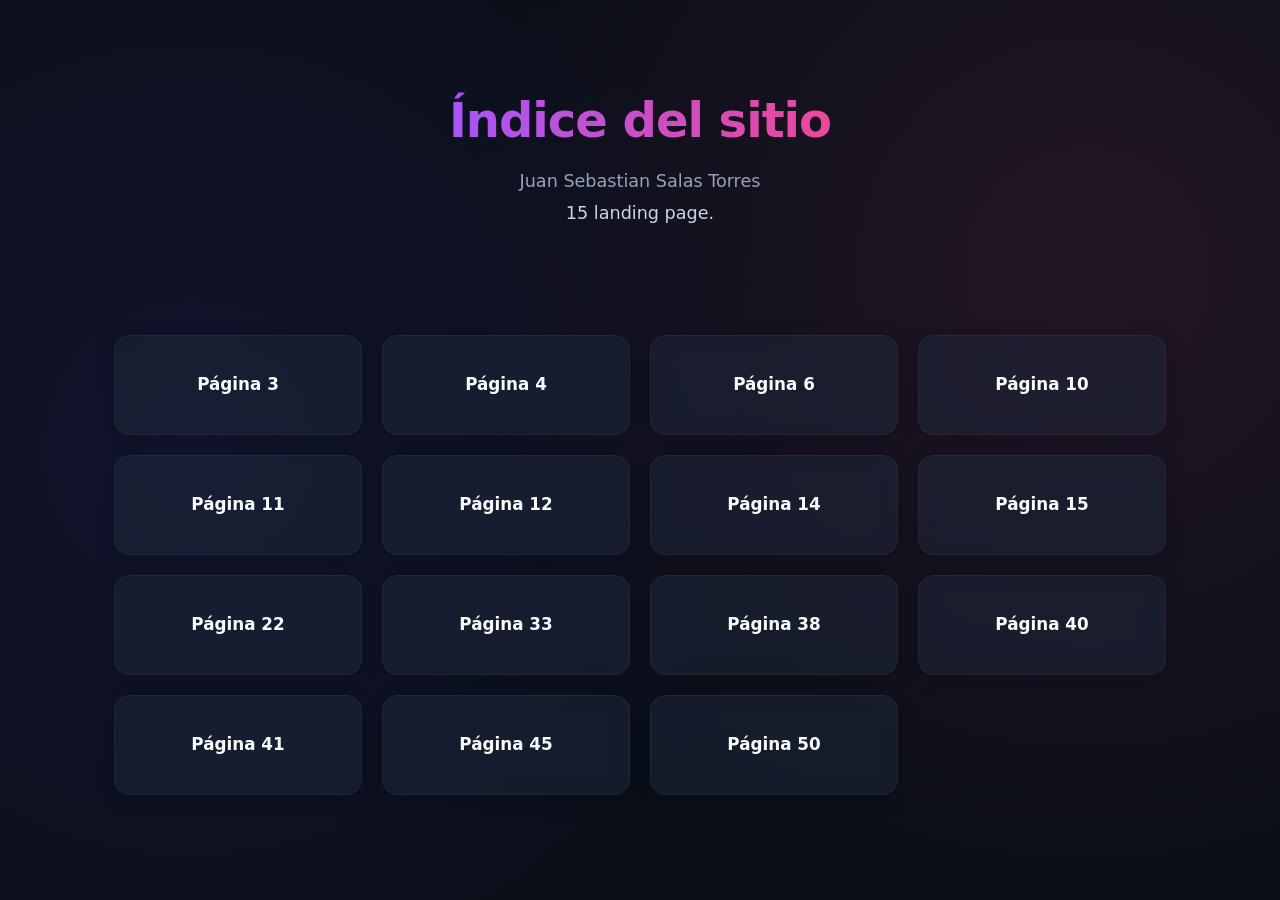
<file: landing-pages/index.html>
<!doctype html>
<html lang="es">
<head>
  <meta charset="utf-8" />
  <meta name="viewport" content="width=device-width,initial-scale=1" />
  <title>Índice — Sitio 15 lading page</title>
  <link rel="stylesheet" href="/landing-pages/style.css" />
</head>
<body>
  <header class="site-header">
    <div class="container">
      <h1>Índice del sitio</h1>
      <p class="subtitle">Juan Sebastian Salas Torres</p>
      <p class="subtitle"> 15 landing page.</p>
    </div>
  </header>

  <main class="container">
    <nav aria-label="Lista de páginas">
      <ul class="pages-grid">
        <li><a href="/landing-pages/html/landing-page3.html">Página 3</a></li>
        <li><a href="/landing-pages/html/landing-page4.html">Página 4</a></li>
        <li><a href="/landing-pages/html/landing-page6.html">Página 6</a></li>
        <li><a href="/landing-pages/html/landing-page10.html">Página 10</a></li>
        <li><a href="/landing-pages/html/landing-page11.html">Página 11</a></li>
        <li><a href="/landing-pages/html/landing-page12.html">Página 12</a></li>
        <li><a href="/landing-pages/html/landing-page14.html">Página 14</a></li>
        <li><a href="/landing-pages/html/landing-page15.html">Página 15</a></li>
        <li><a href="/landing-pages/html/landing-page22.html">Página 22</a></li>
        <li><a href="/landing-pages/html/landing-page33.html">Página 33</a></li>
        <li><a href="/landing-pages/html/landing-page38.html">Página 38</a></li>
        <li><a href="/landing-pages/html/landing-page40.html">Página 40</a></li>
        <li><a href="/landing-pages/html/landing-page41.html">Página 41</a></li>
        <li><a href="/landing-pages/html/landing-page45.html">Página 45</a></li>
        <li><a href="/landing-pages/html/landing-page50.html">Página 50</a></li>
    </ul>
    </nav>

  </main>
</body>
</html>
</file>
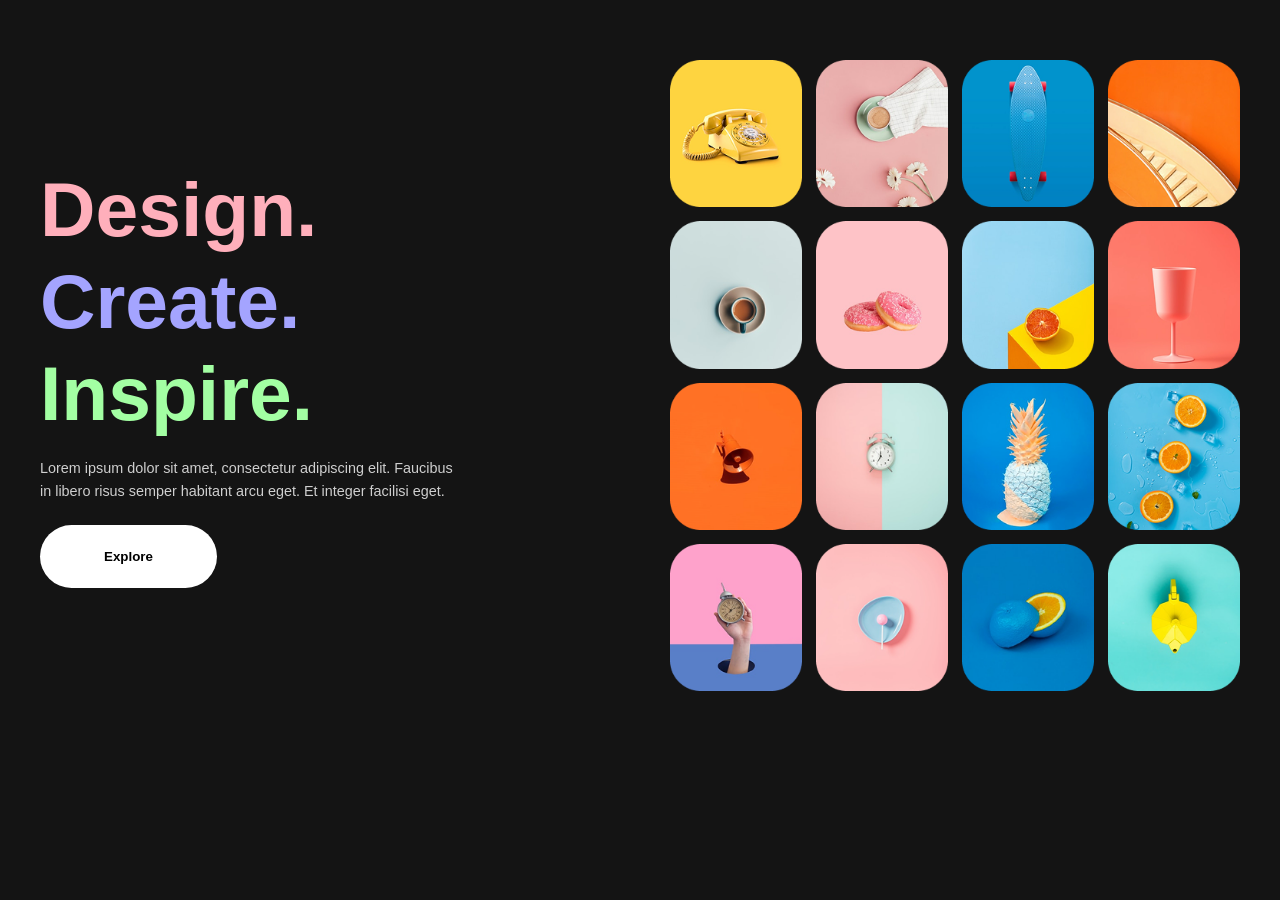
<file: landing-pages/html/landing-page10.html>
<!DOCTYPE html>
<html lang="es">
<head>
  <meta charset="UTF-8">
  <meta name="viewport" content="width=device-width, initial-scale=1.0">
  <title>Design Create Inspire</title>
  <link rel="stylesheet" href="/landing-pages/css/style10.css">
</head>
<body>
  <section class="section">
    <div class="general">
      
      <div class="texto">
        <h1>
          <span class="rosado">Design.</span><br>
          <span class="azul">Create.</span><br>
          <span class="verde">Inspire.</span>
        </h1>
        <p>
          Lorem ipsum dolor sit amet, consectetur adipiscing elit. 
          Faucibus in libero risus semper habitant arcu eget. 
          Et integer facilisi eget.
        </p>
        <button class="boton">Explore</button>
      </div>

      
      <div class="imagenes">
        <img src="/landing-pages/images/pagina10/1.png" alt="">
        <img src="/landing-pages/images/pagina10/2.png" alt="">
        <img src="/landing-pages/images/pagina10/3.png" alt="">
        <img src="/landing-pages/images/pagina10/4.png" alt="">
        <img src="/landing-pages/images/pagina10/5.png" alt="">
        <img src="/landing-pages/images/pagina10/6.png" alt="">
        <img src="/landing-pages/images/pagina10/7.png" alt="">
        <img src="/landing-pages/images/pagina10/8.png" alt="">
        <img src="/landing-pages/images/pagina10/9.png" alt="">
        <img src="/landing-pages/images/pagina10/10.png" alt="">
        <img src="/landing-pages/images/pagina10/11.png" alt="">
        <img src="/landing-pages/images/pagina10/12.png" alt="">
        <img src="/landing-pages/images/pagina10/13.png" alt="">
        <img src="/landing-pages/images/pagina10/14.png" alt="">
        <img src="/landing-pages/images/pagina10/15.png" alt="">
        <img src="/landing-pages/images/pagina10/16.png" alt="">
      </div>
    </div>
  </section>
</body>
</html>
</file>
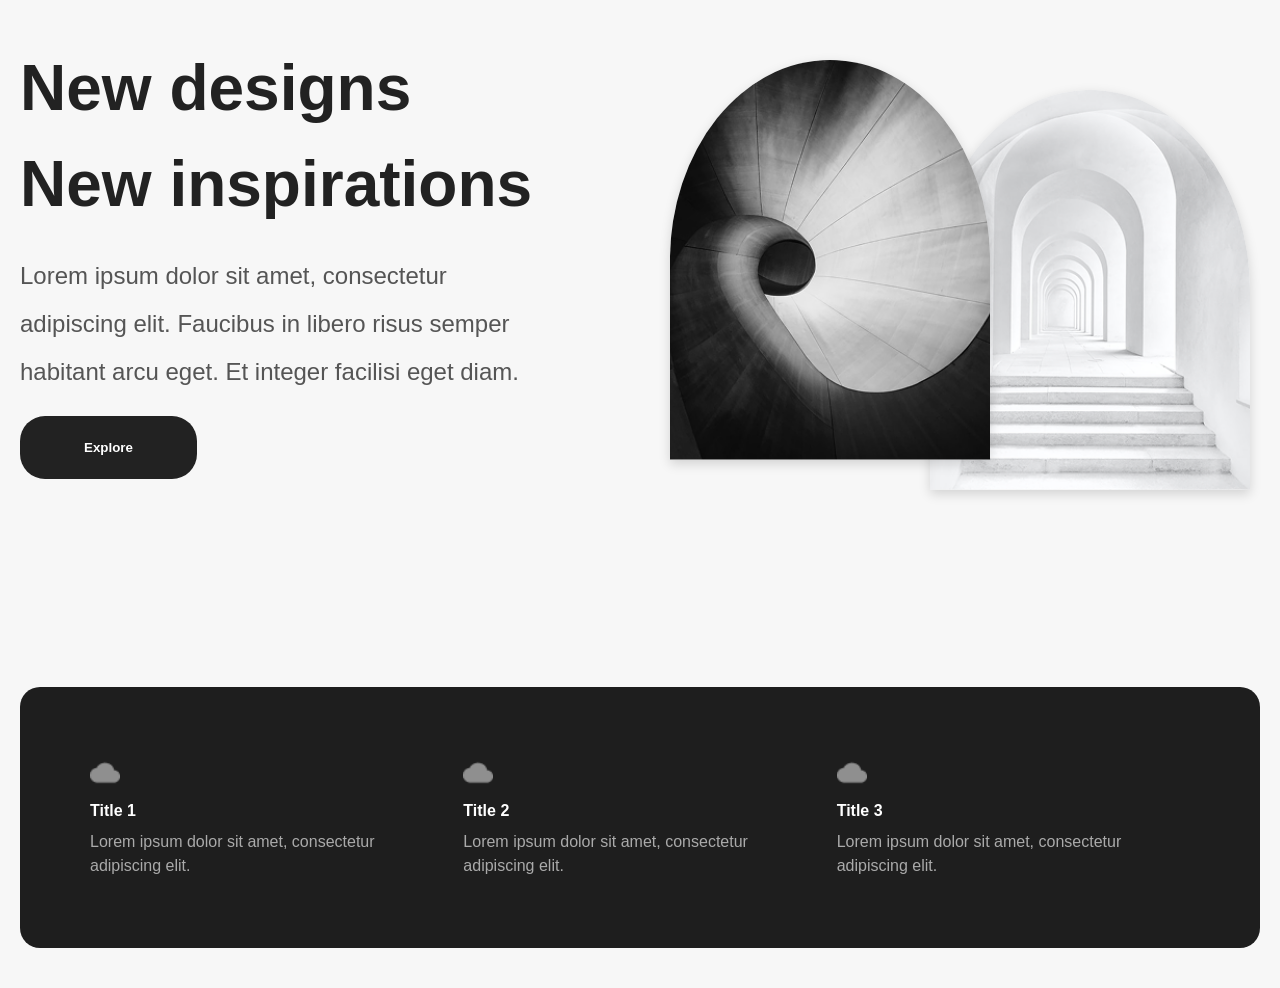
<file: landing-pages/html/landing-page11.html>
<!DOCTYPE html>
<html lang="en">
<head>
  <meta charset="UTF-8">
  <meta name="viewport" content="width=device-width, initial-scale=1.0">
  <title>New Designs</title>
  <link rel="stylesheet" href="/landing-pages/css/style11.css">
</head>
<body>
  <div class="contenedor">
   
    <section class="section">
      <div class="texto">
        <h1>New designs<br>New inspirations</h1>
        <p>Lorem ipsum dolor sit amet, consectetur <br> adipiscing elit. 
          Faucibus in libero risus semper <br> habitant arcu eget. 
          Et integer facilisi eget diam.</p>
        <button class="boton">Explore</button>
      </div>
      <div class="imagenes">
        <img src="/landing-pages/images/pagina11/2.png" alt="">
        <img src="/landing-pages/images/pagina11/1.png" alt="">
      </div>
    </section>

  
    <section class="caracteristicas">
      <div class="caracteristica">
        <img src="/landing-pages/images/pagina11/3.png" alt="">
        <h3>Title 1</h3>
        <p>Lorem ipsum dolor sit amet, consectetur adipiscing elit.</p>
      </div>
      <div class="caracteristica">
        <img src="/landing-pages/images/pagina11/3.png" alt="">
        <h3>Title 2</h3>
        <p>Lorem ipsum dolor sit amet, consectetur adipiscing elit.</p>
      </div>
      <div class="caracteristica">
        <img src="/landing-pages/images/pagina11/3.png" alt="">
        <h3>Title 3</h3>
        <p>Lorem ipsum dolor sit amet, consectetur adipiscing elit.</p>
      </div>
    </section>
  </div>
</body>
</html>
</file>
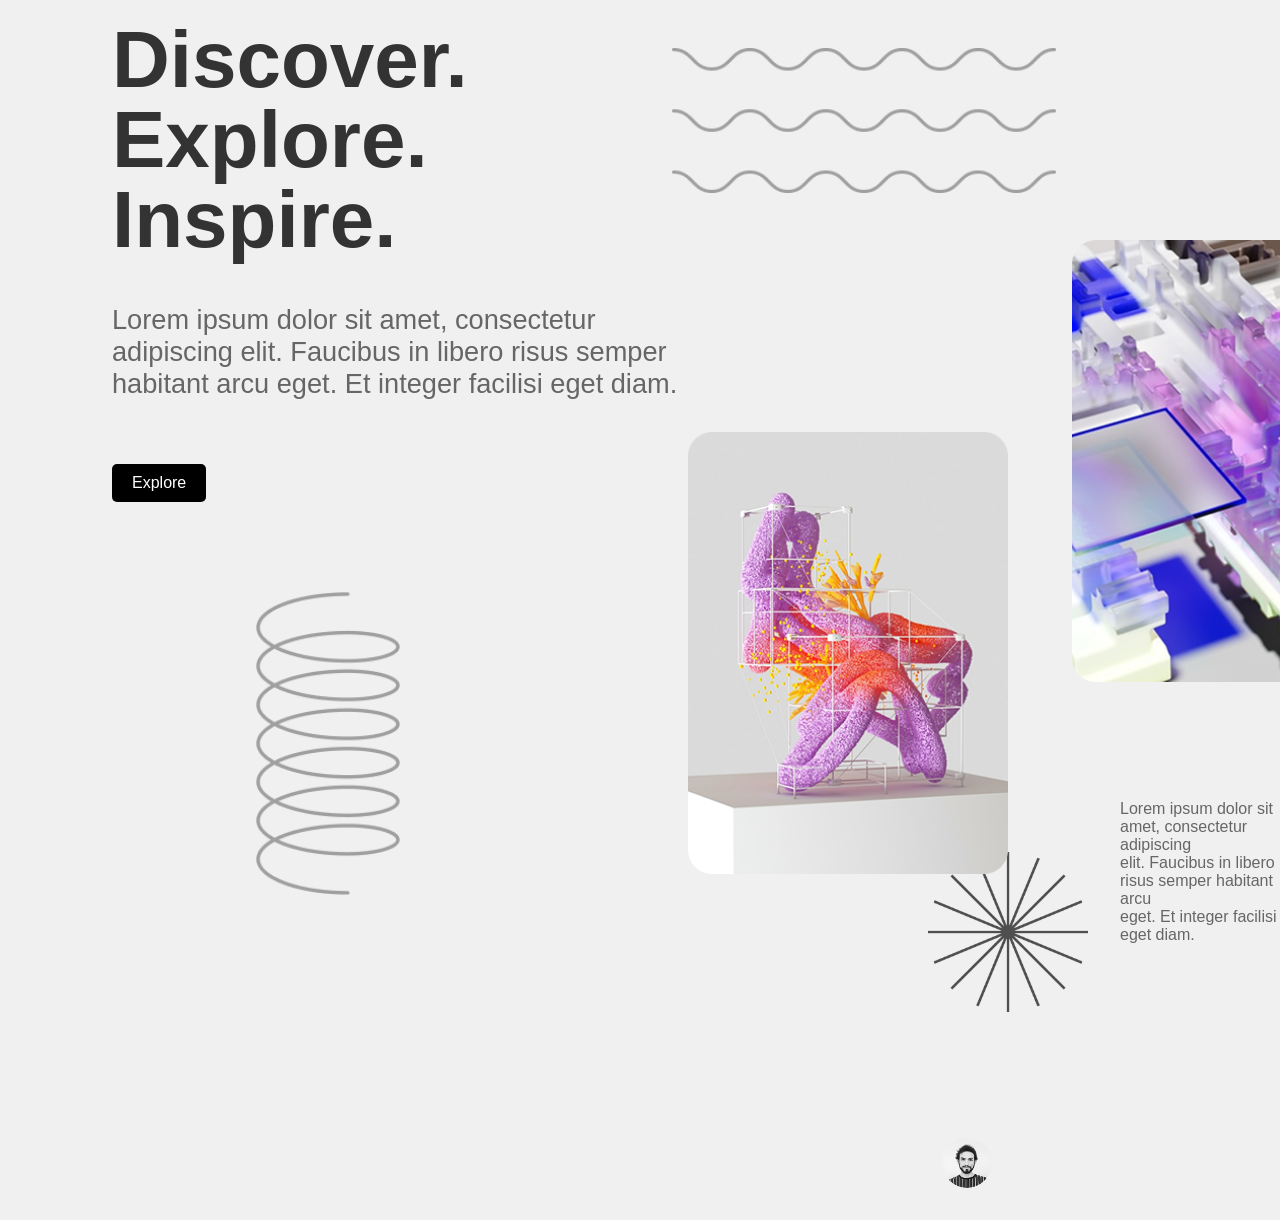
<file: landing-pages/html/landing-page12.html>
<!DOCTYPE html>
<html lang="es">

<head>
  <meta charset="UTF-8">
  <div></div>
  <meta name="viewport" content="width=device-width, initial-scale=1.0">
  <link rel="stylesheet" href="/landing-pages/css/style12.css">
  <title>Discover Explore Inspire</title>

</head>

<body>
  <div class="contenedor">
    <h1>Discover.<br>Explore.<br>Inspire.</h1>
    <p>Lorem ipsum dolor sit amet, consectetur <br> adipiscing elit. Faucibus in libero risus semper <br>habitant arcu
      eget. Et integer facilisi eget diam.</p>
    <button class="boton">Explore</button>
    <img src="/landing-pages/images/pagina12/lineas.png" class="decoracion lineas" alt="">
    <img src="/landing-pages/images/pagina12/spiral.png" class="decoracion spiral" alt="">
    <img src="/landing-pages/images/pagina12/estrella1.png" class="estrella" alt="">
    <img src="/landing-pages/images/pagina12/estrella1.png" class="estrella2" alt="">
    <img src="/landing-pages/images/pagina12/imagen1.png" class="imagen1" alt="">
    <img src="/landing-pages/images/pagina12/imagen2.png" class="imagen2" alt="">
    <img src="/landing-pages/images/pagina12/imagen3.png" class="imagen3" alt="">
    <img src="/landing-pages/images/pagina12/Ellipse.png" class="ellipse" alt="">
    <p class="texto">Lorem ipsum dolor sit amet, consectetur adipiscing <br>elit. Faucibus in libero risus semper
      habitant arcu <br> eget. Et integer facilisi eget diam.</p>
  </div>
</body>

</html>
</file>
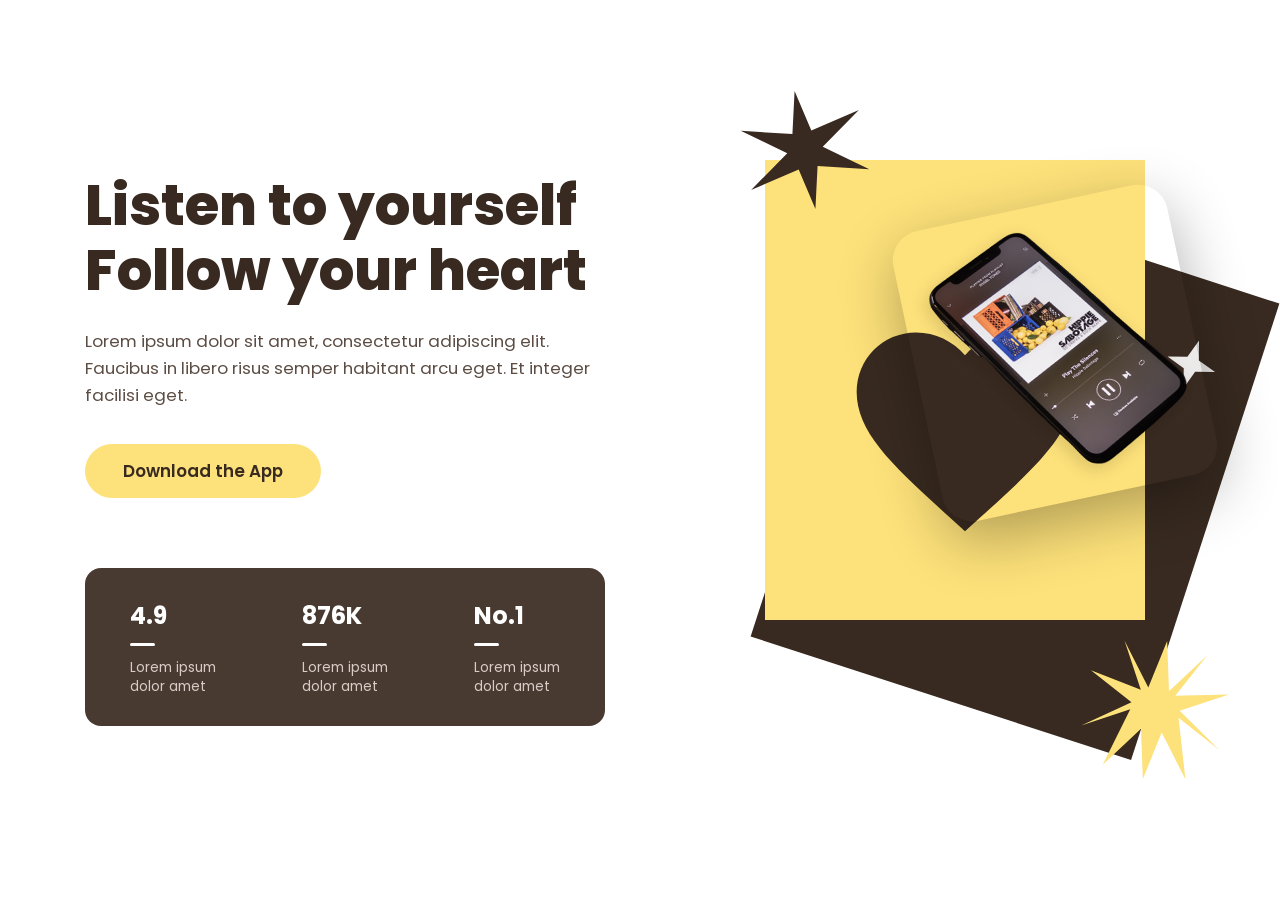
<file: landing-pages/html/landing-page14.html>
<!DOCTYPE html>
<html lang="es">

<head>
    <meta charset="UTF-8">
    <meta name="viewport" content="width=device-width, initial-scale=1.0">
    <title>Listen to yourself - Follow your heart</title>
    <link rel="stylesheet" href="/landing-pages/css/style14.css">
    <link href="https://fonts.googleapis.com/css2?family=Poppins:wght@400;600;700;800&display=swap" rel="stylesheet">
</head>

<body>

    <div class="section">

        <div class="left">
            <h1>Listen to yourself<br>Follow your heart</h1>
            <p class="desc">
                Lorem ipsum dolor sit amet, consectetur
                adipiscing elit. Faucibus in libero risus semper
                habitant arcu eget. Et integer facilisi eget.
            </p>
            <button class="boton">Download the App</button>

            <div class="card">
                <div class="item">
                    <h2>4.9</h2>
                    <div class="line"></div>
                    <p>Lorem ipsum<br>dolor amet</p>
                </div>
                <div class="item">
                    <h2>876K</h2>
                    <div class="line"></div>
                    <p>Lorem ipsum<br>dolor amet</p>
                </div>
                <div class="item">
                    <h2>No.1</h2>
                    <div class="line"></div>
                    <p>Lorem ipsum<br>dolor amet</p>
                </div>
            </div>
        </div>

        <div class="right-content">
            <!-- Dark rotated box -->
            <div class="dark-box">
                <!-- Diamond sparkles inside dark box -->
                <svg class="sparkle sparkle-1" viewBox="0 0 100 100" xmlns="http://www.w3.org/2000/svg">
                    <path d="M50 0 L62 38 L100 50 L62 62 L50 100 L38 62 L0 50 L38 38 Z" fill="#FFFFFF" />
                </svg>
                <svg class="sparkle sparkle-2" viewBox="0 0 100 100" xmlns="http://www.w3.org/2000/svg">
                    <path d="M50 0 L62 38 L100 50 L62 62 L50 100 L38 62 L0 50 L38 38 Z" fill="#FFFFFF" />
                </svg>
            </div>

            <!-- Yellow box -->
            <div class="yellow-box"></div>

            <!-- Heart icon SVG -->
            <svg class="heart-icon" viewBox="0 0 24 24" xmlns="http://www.w3.org/2000/svg">
                <path d="M12 21.35l-1.45-1.32C5.4 15.36 2 12.28 2 8.5 
                 2 5.42 4.42 3 7.5 3c1.74 0 3.41.81 4.5 2.09
                 C13.09 3.81 14.76 3 16.5 3 19.58 3 22 5.42 22 8.5
                 c0 3.78-3.4 6.86-8.55 11.54L12 21.35z" />
            </svg>

            <!-- Phone image -->
            <img src="/landing-pages/images/pagina14/unsplash_N_xjrdKZPkw.png" class="user-screen-image"
                alt="Phone screen">

            <!-- Star dark 6-pointed (top) -->
            <svg class="star star-xdark" viewBox="0 0 100 100" xmlns="http://www.w3.org/2000/svg">
                <polygon points="50,0 58,35 100,25 65,50 100,75 58,65 50,100 42,65 0,75 35,50 0,25 42,35"
                    fill="#382A20" />
            </svg>

            <!-- Star yellow spiky (bottom right) -->
            <svg class="star star-yb" viewBox="0 0 200 200" xmlns="http://www.w3.org/2000/svg">
                <polygon
                    points="100,0 115,70 160,10 125,75 200,60 135,95 200,140 135,105 160,190 115,130 100,200 85,130 40,190 65,105 0,140 65,95 0,60 75,75 40,10 85,70"
                    fill="#FDE17A" />
            </svg>
        </div>

    </div>

</body>

</html>
</file>
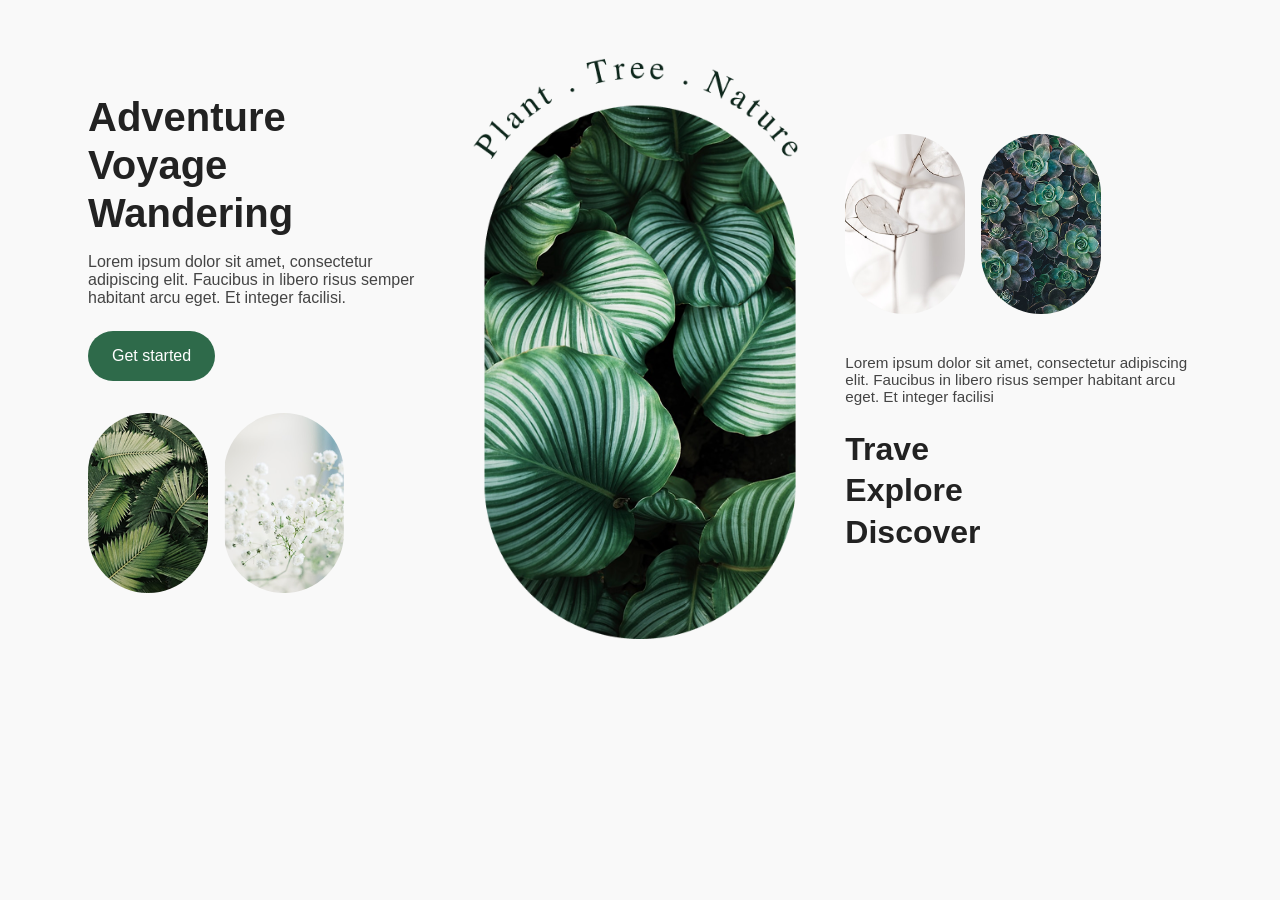
<file: landing-pages/html/landing-page15.html>
<!DOCTYPE html>
<html lang="en">
<head>
  <meta charset="UTF-8">
  <meta name="viewport" content="width=device-width, initial-scale=1.0">
  <title>Adventure Layout</title>
  <link rel="stylesheet" href="/landing-pages/css/style15.css">
</head>
<body>
  <section class="section">
    
    <div class="text">
      <h1>
        Adventure <br>
        Voyage <br>
        Wandering
      </h1>
      <p>
        Lorem ipsum dolor sit amet, consectetur adipiscing elit. 
        Faucibus in libero risus semper habitant arcu eget. 
        Et integer facilisi.
      </p>
      <button class="boton">Get started</button>

      <div class="images">
        <img src="/landing-pages/images/pagina15/matasverdes.png" alt="">
        <img src="/landing-pages/images/pagina15/floresblancas.png" alt="">
      </div>
    </div>

   
    <div class="center">
      <img src="/landing-pages/images/pagina15/centro.png" alt="" class="centro">
    </div>

    
    <div class="right">
        <div class="images">
            <img src="/landing-pages/images/pagina15/blanca.png" alt="" class="flower">
            <img src="/landing-pages/images/pagina15/verde.png" alt="" class="flower">
        </div>
      <p>
        Lorem ipsum dolor sit amet, consectetur adipiscing elit. 
        Faucibus in libero risus semper habitant arcu eget. 
        Et integer facilisi
      </p>

      <h2>
        Trave <br>
        Explore <br>
        Discover
      </h2>
    </div>
  </section>
</body>
</html>
</file>
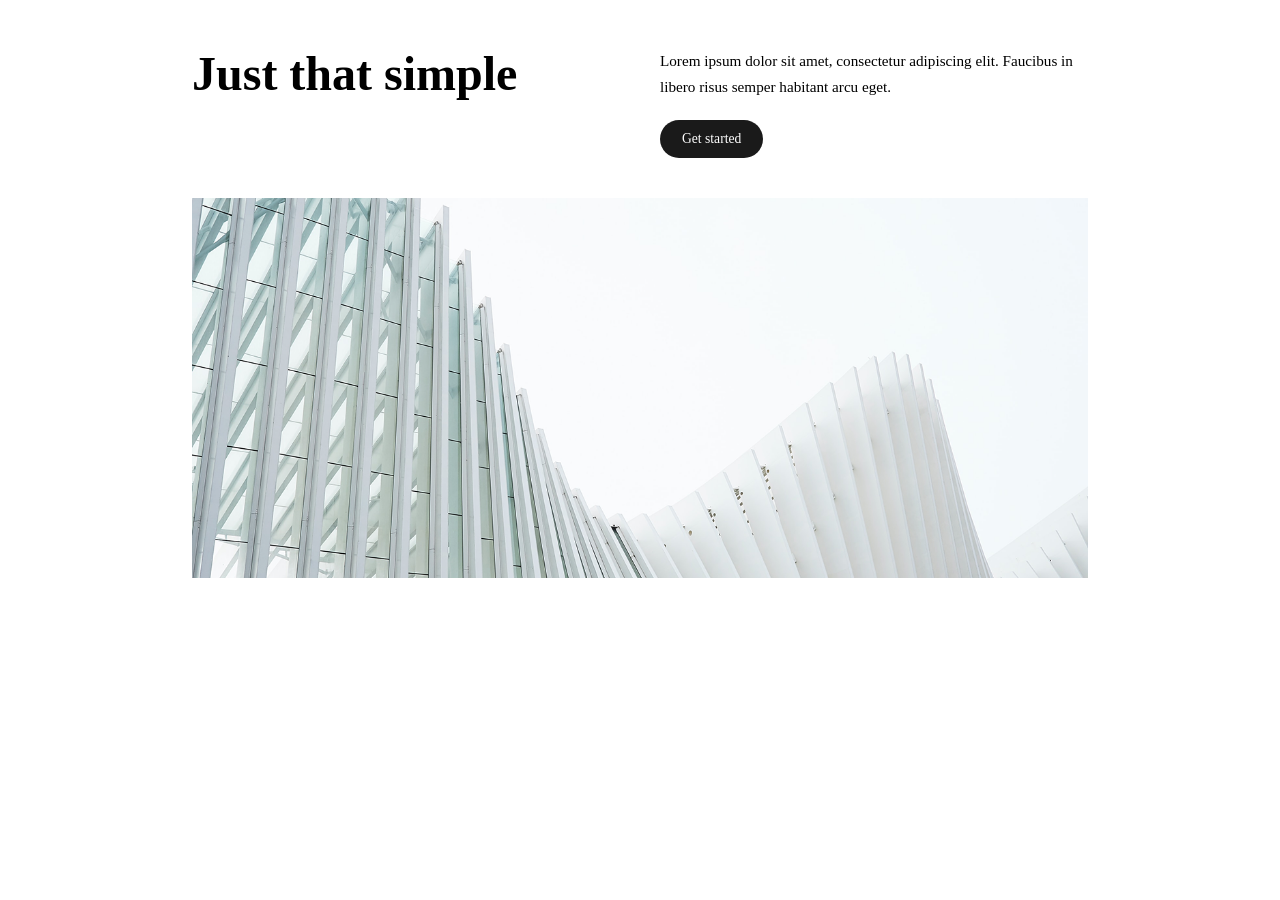
<file: landing-pages/html/landing-page3.html>
<!DOCTYPE html>
<html lang="en">
<head>
    <meta charset="UTF-8">
    <meta name="viewport" content="width=device-width, initial-scale=1.0">
    <title>pagina_3</title>
    <link rel="stylesheet" href="/landing-pages/css/style3.css">
</head>
<body>
   
    <section class="section">
        <div class="left">
            <h1>Just that simple</h1>
        </div>
        <div class="right">
            <p>Lorem ipsum dolor sit amet, consectetur adipiscing elit. Faucibus in libero risus semper habitant arcu eget.</p>
            <button class="boton">Get started</button>
        </div>
    </section>

    
    <section class="image">
        <img src="/landing-pages/images/pagina3/imagen3.png" alt="imagen de la pagina">
    </section>
</body>
</html>
</file>
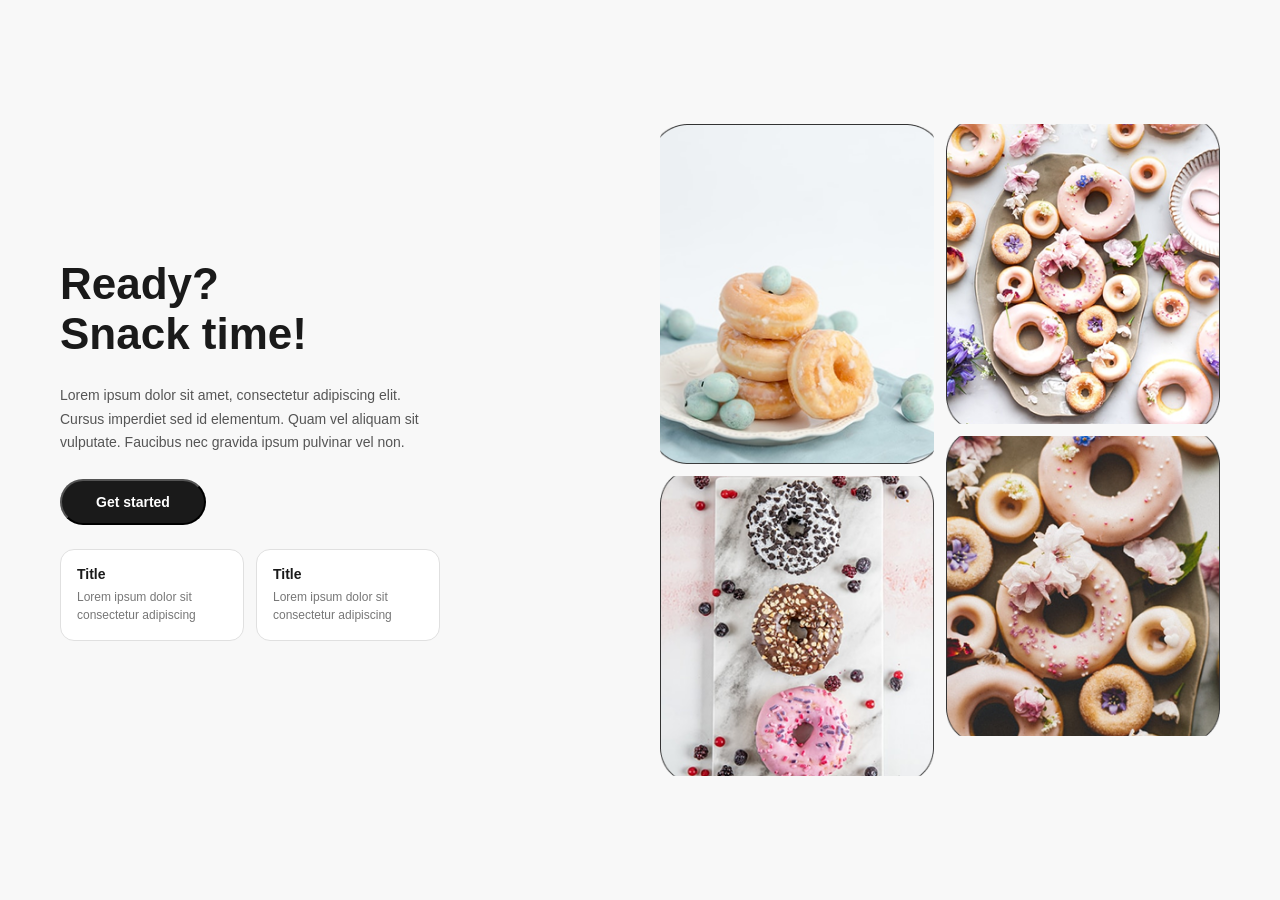
<file: landing-pages/html/landing-page33.html>
<!DOCTYPE html>
<html lang="en">
<head>
  <meta charset="UTF-8" />
  <meta name="viewport" content="width=device-width, initial-scale=1.0"/>
  <title>Snack Time</title>
  <link rel="stylesheet" href="/landing-pages/css/style33.css"/>
</head>
<body>

  <section class="section">


    <div class="section-left">
      <h1>Ready?<br>Snack time!</h1>
      <p>Lorem ipsum dolor sit amet, consectetur adipiscing elit. Cursus imperdiet sed id elementum. Quam vel aliquam sit vulputate. Faucibus nec gravida ipsum pulvinar vel non.</p>
      <button class="boton">Get started</button>

  
      <div class="cards">
        <div class="card">
          <h4>Title</h4>
          <p>Lorem ipsum dolor sit consectetur adipiscing</p>
        </div>
        <div class="card">
          <h4>Title</h4>
          <p>Lorem ipsum dolor sit consectetur adipiscing</p>
        </div>
      </div>
    </div>
    <div class="section-right">
      <div class="photo-left">
        <div class="photo tall">
          <img src="/landing-pages/images/pagina33/Frame 14390.png" alt="donuts 1"/>
        </div>
        <div class="photo medium">
          <img src="/landing-pages/images/pagina33/Frame 14392.png" alt="donuts 2"/>
        </div>
      </div>
      <div class="photo-right">
        <div class="photo medium">
          <img src="/landing-pages/images/pagina33/Frame 14393.png" alt="donuts 3"/>
        </div>
        <div class="photo medium">
          <img src="/landing-pages/images/pagina33/Frame 14395.png" alt="donuts 4"/>
        </div>
      </div>
    </div>

  </section>

</body>
</html>
</file>
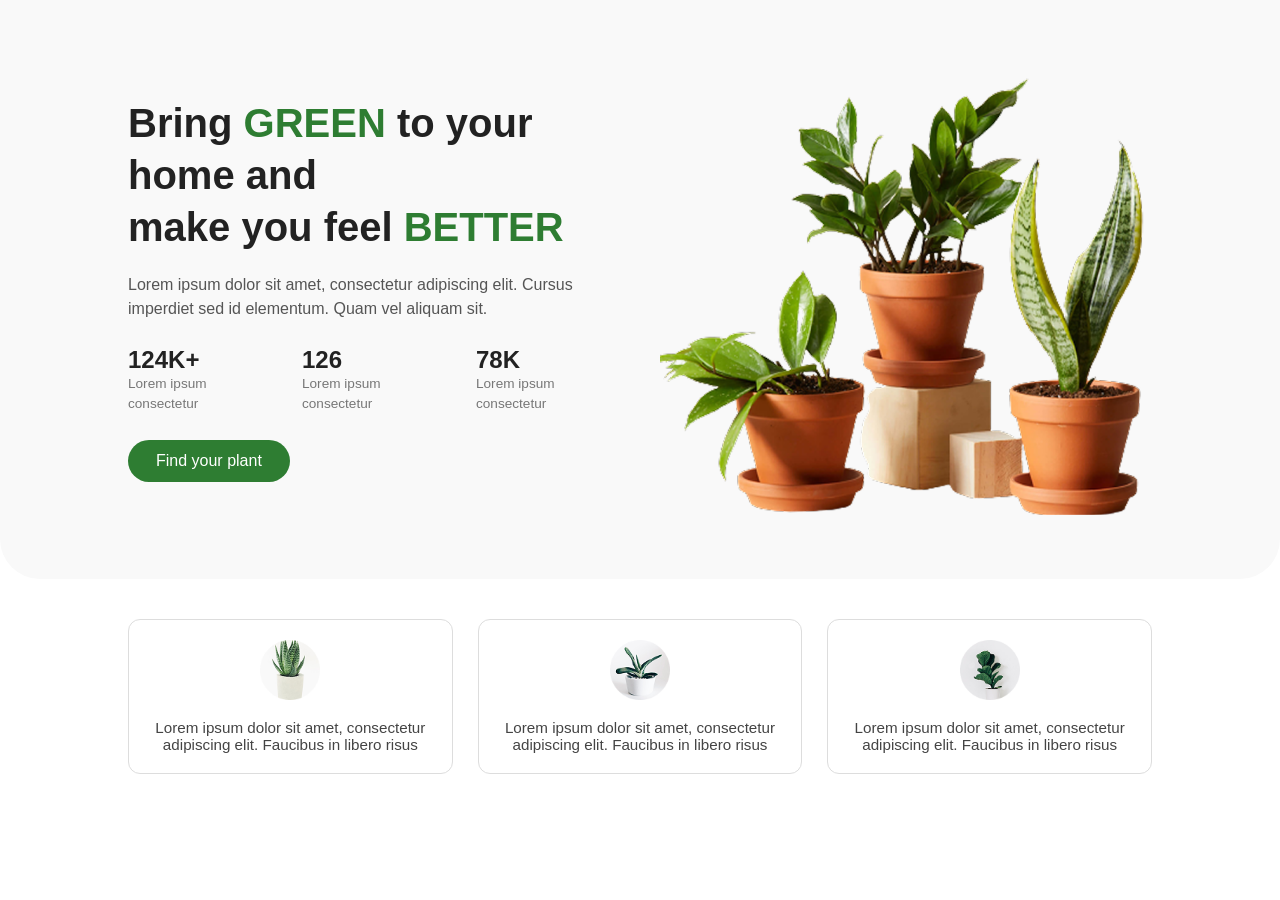
<file: landing-pages/html/landing-page38.html>
<!DOCTYPE html>
<html lang="en">
<head>
  <meta charset="UTF-8">
  <meta name="viewport" content="width=device-width, initial-scale=1.0">
  <title>Plant Landing</title>
  <link rel="stylesheet" href="/landing-pages/css/style38.css">
</head>
<body>

 
  <section class="section">
    <div class="text">
      <h1>
        Bring <span class="green">GREEN</span> to your home and <br>
        make you feel <span class="green">BETTER</span>
      </h1>
      <p>
        Lorem ipsum dolor sit amet, consectetur adipiscing elit. 
        Cursus imperdiet sed id elementum. Quam vel aliquam sit.
      </p>

      <div class="stats">
        <div><h3>124K+</h3><p>Lorem ipsum consectetur</p></div>
        <div><h3>126</h3><p>Lorem ipsum consectetur</p></div>
        <div><h3>78K</h3><p>Lorem ipsum consectetur</p></div>
      </div>

      <button>Find your plant</button>
    </div>

    <div class="image">
      <img src="/landing-pages/images/pagina38/bloomscape_tough-stuff_collection__terracotta_crop0621-scaled-e1625248141897 1.png" alt="Plants">
    </div>
  </section>

  
  <section class="cards">
    <div class="card">
      <img src="/landing-pages/images/pagina38/Ellipse 164.png" alt="Plant 1">
      <p>Lorem ipsum dolor sit amet, consectetur adipiscing elit. Faucibus in libero risus</p>
    </div>
    <div class="card">
      <img src="/landing-pages/images/pagina38/Ellipse 164 (1).png" alt="Plant 2">
      <p>Lorem ipsum dolor sit amet, consectetur adipiscing elit. Faucibus in libero risus</p>
    </div>
    <div class="card">
      <img src="/landing-pages/images/pagina38/Ellipse 164 (2).png" alt="Plant 3">
      <p>Lorem ipsum dolor sit amet, consectetur adipiscing elit. Faucibus in libero risus</p>
    </div>
  </section>

</body>
</html>
</file>
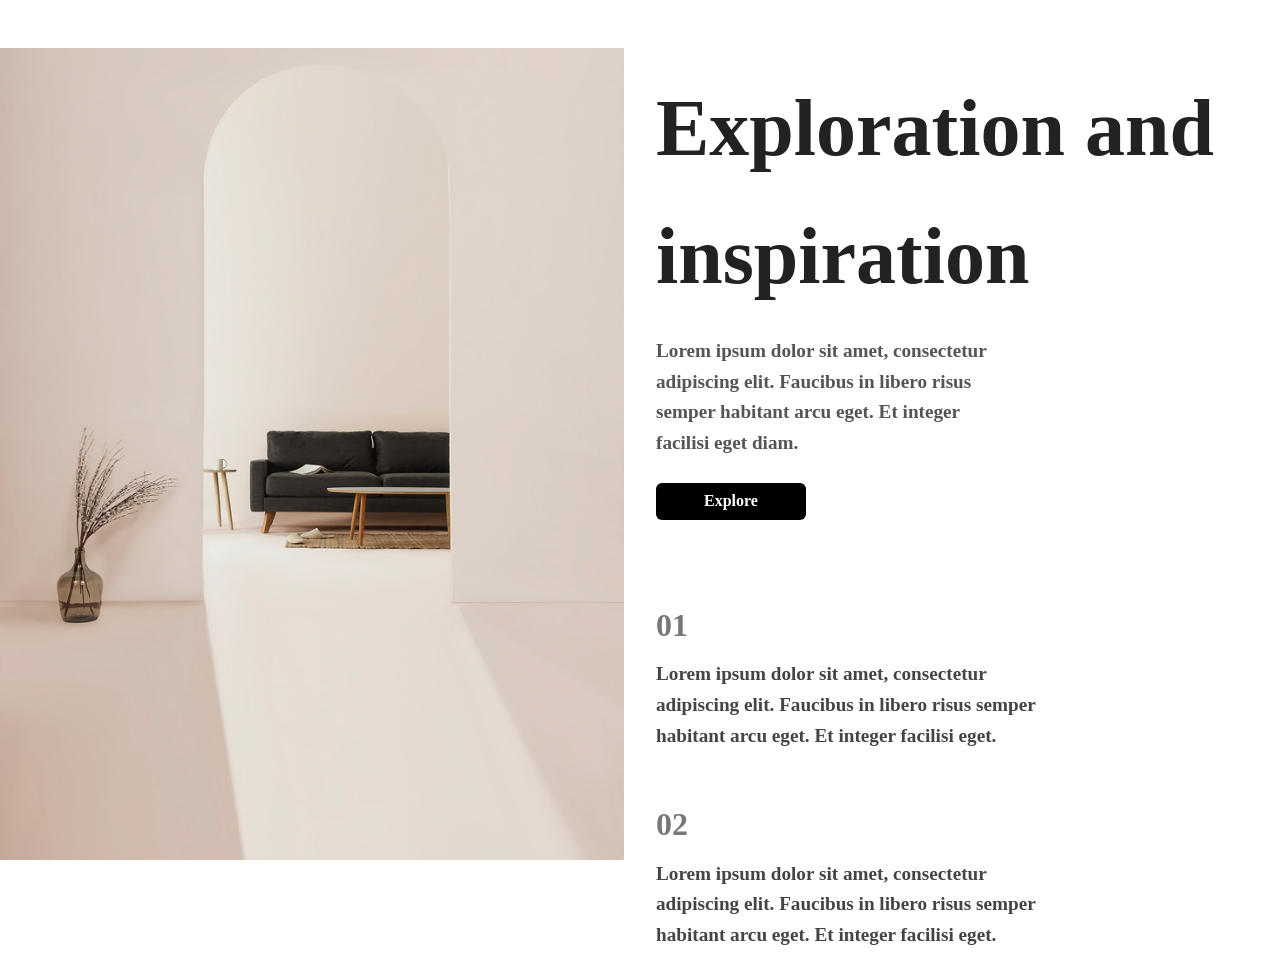
<file: landing-pages/html/landing-page4.html>
<!DOCTYPE html>
<html lang="en">
<head>
  <meta charset="UTF-8">
  <meta name="viewport" content="width=device-width, initial-scale=1.0">
  <title>Exploration and Inspiration</title>
  <link rel="stylesheet" href="/landing-pages/css/style4.css">
</head>
<body>
  <section class="section">
    <div class="imagen">
      <img src="/landing-pages/images/pagina4/Imagen.png" alt="Modern living room">
    </div>
    <div class="titulo">
      <h1>Exploration and <br> inspiration</h1>
      <p>
        Lorem ipsum dolor sit amet, consectetur <br> adipiscing elit. Faucibus in libero
        risus <br> semper habitant arcu eget. Et integer <br> facilisi eget diam.
      </p>
      <button class="boton">Explore</button>

      <div class="textos">
        <div class="texto">
          <h3 >01</h3>
          <p>
            Lorem ipsum dolor sit amet, consectetur <br> adipiscing elit. Faucibus in libero
            risus semper <br> habitant arcu eget. Et integer facilisi eget.
          </p>
        </div>
        <div class="texto">
          <h3>02</h3>
          <p>
            Lorem ipsum dolor sit amet, consectetur <br> adipiscing elit. Faucibus in libero
            risus semper <br> habitant arcu eget. Et integer facilisi eget.
          </p>
        </div>
      </div>
    </div>
  </section>
</body>
</html>
</file>
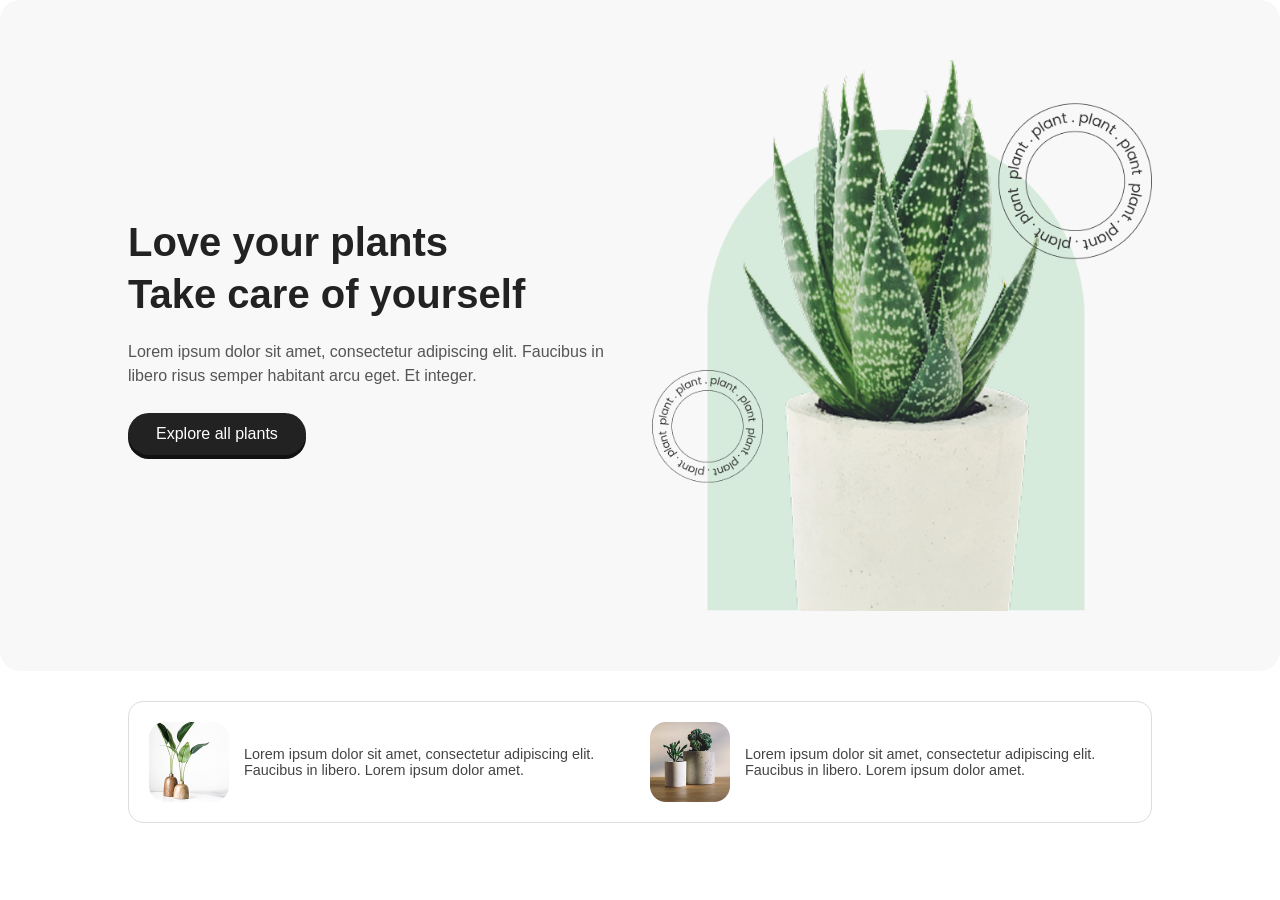
<file: landing-pages/html/landing-page40.html>
<!DOCTYPE html>
<html lang="en">
<head>
  <meta charset="UTF-8">
  <meta name="viewport" content="width=device-width, initial-scale=1.0">
  <title>Plant Care</title>
  <link rel="stylesheet" href="/landing-pages/css/style40.css">
</head>
<body>

  <section class="section">
    <div class="text">
      <h1>Love your plants <br> Take care of yourself</h1>
      <p>
        Lorem ipsum dolor sit amet, consectetur adipiscing elit. 
        Faucibus in libero risus semper habitant arcu eget. Et integer.
      </p>
      <button class="boton">Explore all plants</button>
    </div>

    <div class="image">
      <img src="/landing-pages/images/pagina40/Image (3).png" alt="Plant">
    </div>
  </section>

 
  <section class="cards">
    <div class="card">
      <img src="/landing-pages/images/pagina40/Rectangle 71.png" alt="Plant 1">
      <p>Lorem ipsum dolor sit amet, consectetur adipiscing elit. 
        Faucibus in libero. Lorem ipsum dolor amet.</p>
    </div>
    <div class="card">
      <img src="/landing-pages/images/pagina40/Rectangle 71 (1).png" alt="Plant 2">
      <p>Lorem ipsum dolor sit amet, consectetur adipiscing elit. 
        Faucibus in libero. Lorem ipsum dolor amet.</p>
    </div>
  </section>

</body>
</html>
</file>
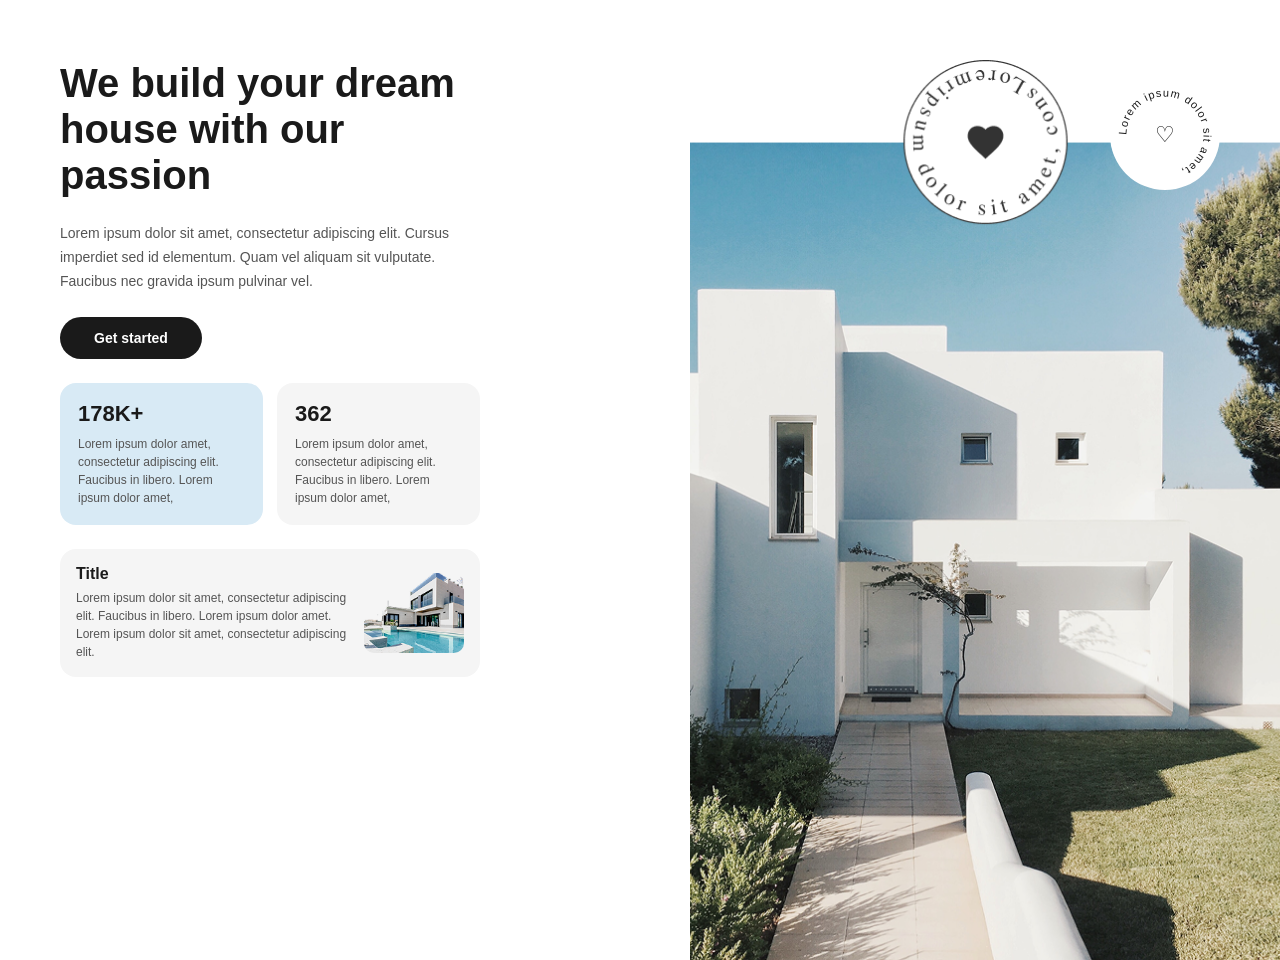
<file: landing-pages/html/landing-page41.html>
<!DOCTYPE html>
<html lang="en">
<head>
  <meta charset="UTF-8" />
  <meta name="viewport" content="width=device-width, initial-scale=1.0"/>
  <title>Dream House</title>
  <link rel="stylesheet" href="/landing-pages/css/style41.css"/>
</head>
<body>

  <section class="section">
    <div class="left">
      <h1>We build your dream house with our passion</h1>
      <p>Lorem ipsum dolor sit amet, consectetur adipiscing elit. Cursus imperdiet sed id elementum. Quam vel aliquam sit vulputate. Faucibus nec gravida ipsum pulvinar vel.</p>
      <button class="boton">Get started</button>

      <div class="stats">
        <div class="stat-blue">
          <h3>178K+</h3>
          <p>Lorem ipsum dolor amet, consectetur adipiscing elit. Faucibus in libero. Lorem ipsum dolor amet,</p>
        </div>
        <div class="stat-white">
          <h3>362</h3>
          <p>Lorem ipsum dolor amet, consectetur adipiscing elit. Faucibus in libero. Lorem ipsum dolor amet,</p>
        </div>
      </div>

      <div class="title">
        <div class="text">
          <h4>Title</h4>
          <p>Lorem ipsum dolor sit amet, consectetur adipiscing elit. Faucibus in libero. Lorem ipsum dolor amet. Lorem ipsum dolor sit amet, consectetur adipiscing elit.</p>
        </div>
        <div class="img">
          <img src="/landing-pages/images/pagina41/unsplash_mR1CIDduGLc.png" alt="casa pequeña"/>
        </div>
      </div>
    </div>

    
    <div class="right">
      <div class="circle-text">
        <svg viewBox="0 0 100 100">
          <path id="cl" d="M 50,50 m -35,0 a 35,35 0 1,1 70,0 a 35,35 0 1,1 -70,0"/>
          <text><textPath href="#cl">Lorem ipsum dolor sit amet,</textPath></text>
        </svg>
        <span class="heart">&#9825;</span>
      </div>
      <img src="/landing-pages/images/pagina41/Hero image (2).png" alt="casa principal" class="main-photo"/>
    </div>

  </section>

</body>
</html>
</file>
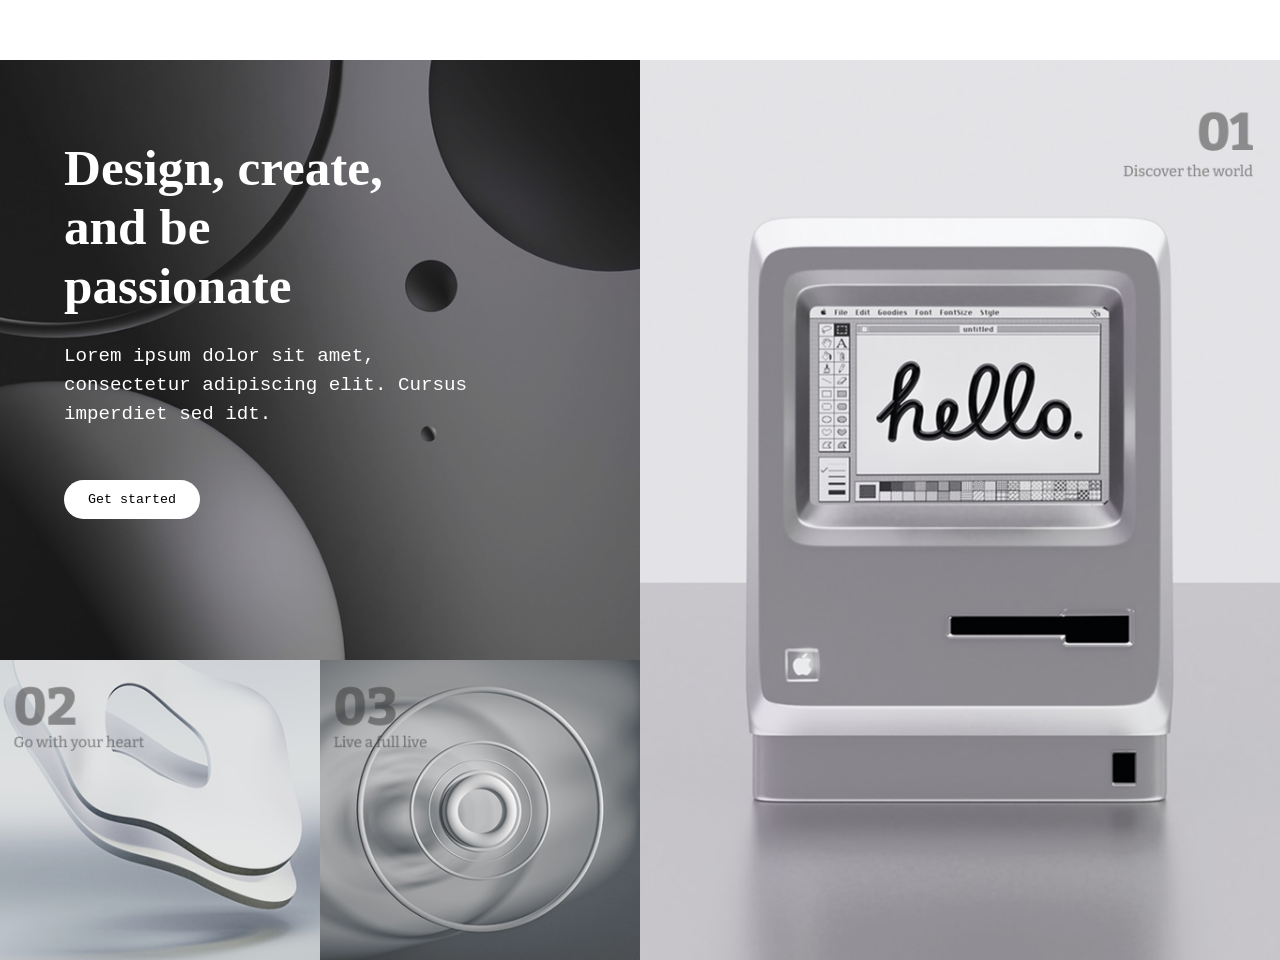
<file: landing-pages/html/landing-page45.html>
<!DOCTYPE html>
<html lang="en">
<head>
    <meta charset="UTF-8" />
    <meta name="viewport" content="width=device-width, initial-scale=1" />
    <meta name="viewport" content="width=device-width, maximum-scale=1">
    <meta name="viewport" content="width=device-width, user-scalable=no">
    <title>pagina 45</title>
    <link rel="stylesheet" href="../css/style45.css" />
</head>
<body>
    <div class="grid-layout">
        <div class="hero-section">
        <img src="/landing-pages/images/pagina45/Image left (1).png" alt="" class="hero-bg-img" />
        <h1 class="hero-title">Design, create, and be passionate</h1>
        <p class="hero-description">
            Lorem ipsum dolor sit amet, consectetur adipiscing elit. Cursus
            imperdiet sed idt.
        </p>
        <button class="cta-button">Get started</button>
        </div>
        <div class="card card-1">
        <img src="/landing-pages/images/pagina45/Image right.png" alt="" class="card-img" />
        <p class="card-number">01</p>
        <p class="card-text">Discover the world</p>
        </div>
        <div class="card card-2">
        <img src="/landing-pages/images/pagina45/Image bottom left - left.png" alt="" class="card-img" />
        <p class="card-number">02</p>
        <p class="card-text">Go with your heart</p>
        </div>
        <div class="card card-3">
        <img src="/landing-pages/images/pagina45/Image bottom left - right.png" alt="" class="card-img" />
        <p class="card-number">03</p>
        <p class="card-text">Live a full live</p>
        </div>
    </div>
</body>
</html>
</file>
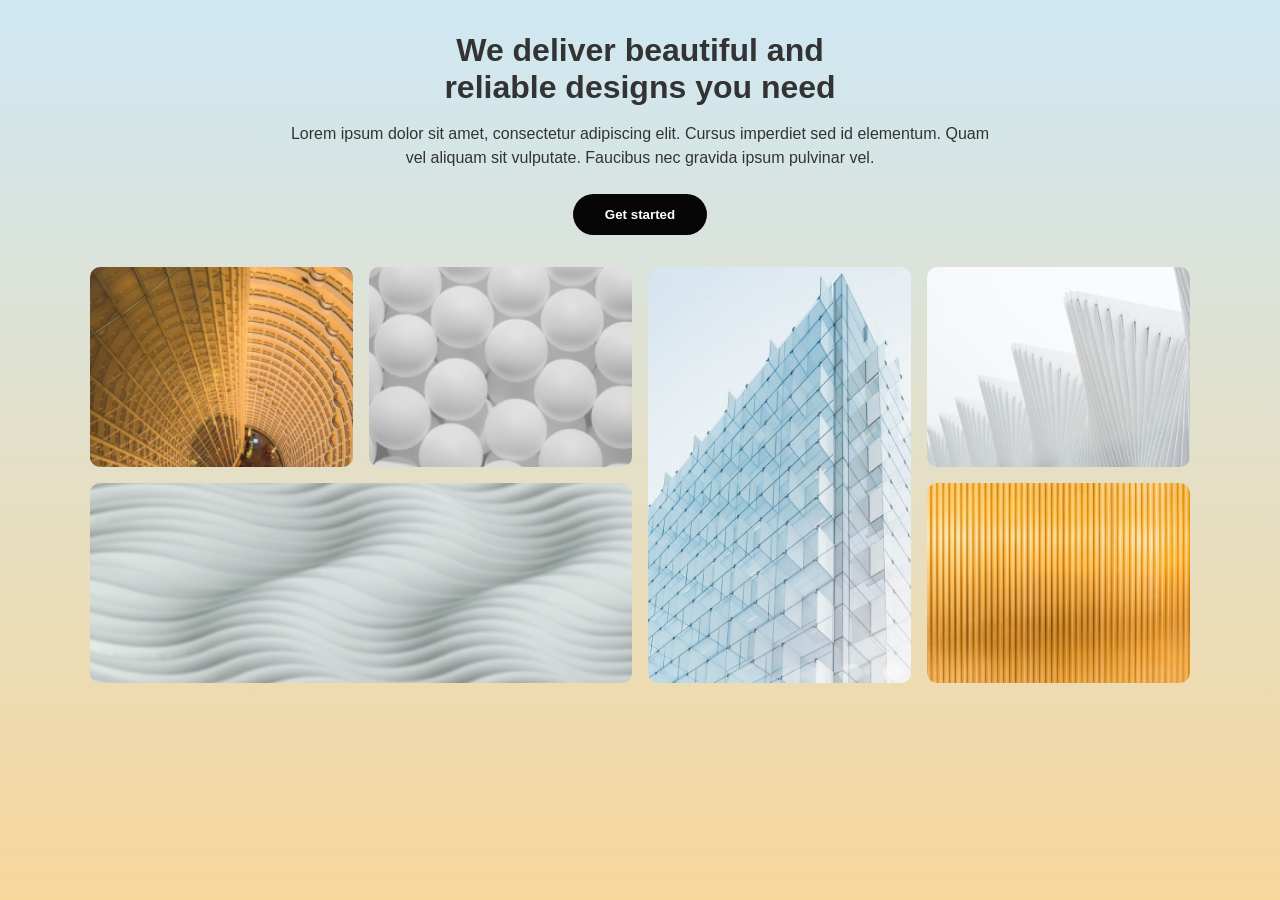
<file: landing-pages/html/landing-page50.html>
<!DOCTYPE html>
<html lang="es">
<head>
    <meta charset="UTF-8">
    <meta name="viewport" content="width=device-width, initial-scale=1.0">
    <title>Sección de Diseño</title>
    <link rel="stylesheet" href="/landing-pages/css/style50.css">
</head>
<body>
    <section class="section">
        <div class="text">
        <h2>We deliver beautiful and<br>reliable designs you need</h2>
        <p>
            Lorem ipsum dolor sit amet, consectetur adipiscing elit. 
            Cursus imperdiet sed id elementum. Quam vel aliquam sit vulputate. 
            Faucibus nec gravida ipsum pulvinar vel.
        </p>
        <button class="boton">Get started</button>
        </div>
        <section class="image">
        <div class="card card1"><img src="/landing-pages/images/pagina50/Frame 14589 (1).png" alt="Imagen 1"></div>
        <div class="card card2"><img src="/landing-pages/images/pagina50/Frame 14591.png" alt="Imagen 2"></div>
        <div class="card card3"><img src="/landing-pages/images/pagina50/Frame 14588.png" alt="Imagen 3"></div>
        <div class="card card4"><img src="/landing-pages/images/pagina50/Frame 14593.png" alt="Imagen 4"></div>
        <div class="card card5"><img src="/landing-pages/images/pagina50/Frame 14594 (1).png" alt="Imagen 5"></div>
        <div class="card card6"><img src="/landing-pages/images/pagina50/Frame 14592.png" alt="Imagen 6"></div>
    </section>
        </div>
    </section>
</body>
</html>
</file>
<file: landing-pages/style.css>
* {
    box-sizing: border-box;
}

html,
body {
    height: 100%;
}

body {
    font-family: 'Inter', system-ui, -apple-system, sans-serif;
    line-height: 1.5;
    color: #e2e8f0;
    background: #0b0f19;
    background-image:
        radial-gradient(circle at 15% 50%, rgba(79, 70, 229, 0.1) 0%, transparent 50%),
        radial-gradient(circle at 85% 30%, rgba(236, 72, 153, 0.1) 0%, transparent 50%);
    margin: 0;
    -webkit-font-smoothing: antialiased;
    -moz-osx-font-smoothing: grayscale;
}


.container {
    max-width: 1100px;
    margin: 0 auto;
    padding: 24px;
}


.site-header {
    padding: 60px 0 40px;
    margin-bottom: 20px;
    text-align: center;
}

.site-header h1 {
    margin: 0 0 12px 0;
    font-size: 3rem;
    font-weight: 800;
    letter-spacing: -1px;
    background: linear-gradient(to right, #a855f7, #ec4899);
    -webkit-background-clip: text;
    background-clip: text;
    -webkit-text-fill-color: transparent;
    display: inline-block;
}

.site-header .subtitle {
    margin: 0;
    font-size: 1.1rem;
    color: #94a3b8;
    font-weight: 400;
}

.site-header p:last-child {
    color: #cbd5e1;
    font-weight: 500;
    margin-top: 6px;
}


.pages-grid {
    list-style: none;
    padding: 0;
    margin: 0;
    display: grid;
    grid-template-columns: repeat(auto-fill, minmax(200px, 1fr));
    gap: 20px;
}


.pages-grid li {
    position: relative;
}

.pages-grid a {
    display: flex;
    align-items: center;
    justify-content: center;
    padding: 24px 20px;
    text-decoration: none;
    background: rgba(30, 41, 59, 0.5);
    backdrop-filter: blur(10px);
    border-radius: 16px;
    border: 1px solid rgba(255, 255, 255, 0.05);
    box-shadow: 0 4px 20px rgba(0, 0, 0, 0.2);
    color: #f8fafc;
    font-size: 1.05rem;
    font-weight: 600;
    text-align: center;
    min-height: 100px;
    transition: all 0.3s cubic-bezier(0.4, 0, 0.2, 1);
    overflow: hidden;
    position: relative;
    z-index: 1;
}

.pages-grid a::before {
    content: '';
    position: absolute;
    top: 0;
    left: 0;
    right: 0;
    bottom: 0;
    background: linear-gradient(135deg, rgba(168, 85, 247, 0.2), rgba(236, 72, 153, 0.2));
    opacity: 0;
    transition: opacity 0.3s ease;
    z-index: -1;
}

.pages-grid a:hover {
    transform: translateY(-8px);
    border-color: rgba(168, 85, 247, 0.5);
    box-shadow: 0 20px 40px rgba(0, 0, 0, 0.4),
        0 0 20px rgba(168, 85, 247, 0.15);
    color: #fff;
}

.pages-grid a:hover::before {
    opacity: 1;
}

.pages-grid a:focus {
    outline: none;
    border-color: #ec4899;
    box-shadow: 0 0 0 4px rgba(236, 72, 153, 0.2);
}

/* Footer */
.site-footer {
    margin-top: 60px;
    padding: 30px 0;
    text-align: center;
    color: #64748b;
    border-top: 1px solid rgba(255, 255, 255, 0.05);
}


@media (max-width: 600px) {
    .site-header {
        padding: 40px 0 20px;
    }

    .site-header h1 {
        font-size: 2.2rem;
    }

    .pages-grid {
        grid-template-columns: repeat(2, 1fr);
        gap: 12px;
    }

    .pages-grid a {
        padding: 16px;
        min-height: 80px;
        font-size: 0.95rem;
        border-radius: 12px;
    }
}
</file>
<file: landing-pages/css/style10.css>
* {
    box-sizing: border-box;
    margin: 0;
    padding: 0;
}

body {
    font-family: Arial, Helvetica, sans-serif;
    background: rgb(20, 20, 20);
    color: var(--text-light);
}

.section {
    background: rgb(20, 20, 20);
    padding: 60px 20px;
    display: flex;
    justify-content: center;
}

.general {
    width: min(1200px, 95vw);
    display: grid;
    grid-template-columns: 1fr 1fr;
    gap: 60px;
    align-items: center;
}


.texto h1 {
    font-weight: 800;
    font-size: clamp(2rem, 6vw, 6rem);
    line-height: 1.2;
    margin-bottom: 18px;
}

.texto .rosado {
    color: rgb(255, 175, 187);
}

.texto .azul {
    color: rgb(164, 164, 255);
}

.texto .verde {
    color: rgb(163, 255, 163);
}

.texto p {
    color: #cfcfcf;
    margin-bottom: 22px;
    line-height: 1.6;
    max-width: 420px;
    font-size: clamp(0.9rem, 1vw, 1.1rem);
}

.boton {
    background: #fff;
    color: #000;
    border: none;
    padding: 1.5rem 4rem;
    border-radius: 99px;
    font-weight: 600;
    cursor: pointer;
    transition: background 0.3s, transform 0.2s;
}

.boton:hover {
    background: #e1e1e1;
    transform: scale(1.03);
}


.imagenes {
    display: grid;
    grid-template-columns: repeat(4, 1fr);
    gap: 14px;
}

.imagenes img {
    width: 100%;
    border-radius: 20px;
    object-fit: cover;
    display: block;
    transition: transform 0.3s ease;
}

.imagenes img:hover {
    transform: scale(1.05);
}


@media (max-width: 900px) {
    .general {
        grid-template-columns: 1fr;
        gap: 30px;
        text-align: center;
    }

    .texto p {
        max-width: 100%;
        margin-left: auto;
        margin-right: auto;
    }

    .imagenes {
        grid-template-columns: repeat(4, 1fr);
        gap: 10px;
    }
}

@media (max-width: 640px) {
    .section {
        padding: 40px 15px;
    }

    .imagenes {
        grid-template-columns: repeat(3, 1fr);
        gap: 8px;
    }

    .imagenes img {
        border-radius: 12px;
    }

    .boton {
        padding: 1rem 3rem;
    }
}

@media (max-width: 480px) {
    .imagenes {
        grid-template-columns: repeat(2, 1fr);
        gap: 6px;
    }

    .imagenes img {
        border-radius: 8px;
    }

    .boton {
        padding: 0.9rem 2.5rem;
        font-size: 0.9rem;
        width: 100%;
    }
}
</file>
<file: landing-pages/css/style11.css>
* {
    margin: 0;
    padding: 0;
    box-sizing: border-box;
    font-family: Arial, Helvetica, sans-serif;
}

body {
    background-color: #f7f7f7;
    color: #222;
}

.contenedor {
    margin: 0 auto;
    padding: 40px 20px;
}


.section {
    display: flex;
    justify-content: space-between;
    align-items: center;
    gap: 40px;
    flex-wrap: wrap;
}

.texto {
    flex: 1;
}

.texto h1 {
    font-size: 4rem;
    font-weight: bold;
    line-height: 1.5;
    margin-bottom: 20px;
}

.texto p {
    font-size: 1.5rem;
    line-height: 2;
    margin-bottom: 20px;
    color: #555;
}

.boton {
    background: #222;
    color: #fff;
    padding: 1.5rem 4rem;
    border: none;
    border-radius: 25px;
    font-weight: bold;
    cursor: pointer;
    transition: background 0.3s, transform 0.2s;
}

.texto button:hover {
    background: #444;
}

.imagenes {
    flex: 1;
    display: flex;
    justify-content: center;
    position: relative;
}

.imagenes img {
    width: 20rem;
    height: 25rem;
    object-fit: cover;
    border-radius: 50% 50% 0 0;
    box-shadow: 0 4px 12px rgba(0, 0, 0, 0.15);
    max-width: 100%;
}

.imagenes img:first-child {
    z-index: 2;
}

.imagenes img:last-child {
    position: relative;
    top: 30px;
    margin-left: -60px;
    z-index: 1;
}


.caracteristicas {
    background: #1e1e1e;
    border-radius: 20px;
    margin-top: 13rem;
    padding: 70px;
    display: grid;
    grid-template-columns: repeat(3, 1fr);
    gap: 20px;
}

.caracteristica {
    color: #ddd;
    text-align: left;
}

.caracteristica img {
    width: 30px;
    margin-bottom: 10px;
}

.caracteristica h3 {
    font-size: 1rem;
    font-weight: bold;
    margin-bottom: 10px;
    color: #fff;
}

.caracteristica p {
    font-size: 1rem;
    line-height: 1.5;
    color: #aaa;
}

@media (max-width: 900px) {
    .section {
        flex-direction: column;
        text-align: center;
        gap: 30px;
    }

    .texto h1 {
        font-size: 3rem;
    }

    .texto p {
        font-size: 1.2rem;
    }

    .texto p br {
        display: none;
    }

    .imagenes {
        justify-content: center;
    }

    .imagenes img {
        width: 15rem;
        height: 20rem;
    }

    .imagenes img:last-child {
        margin-left: -40px;
        top: 20px;
    }

    .caracteristicas {
        margin-top: 5rem;
        padding: 40px;
        grid-template-columns: repeat(2, 1fr);
    }
}

@media (max-width: 640px) {
    .texto h1 {
        font-size: 2.2rem;
    }

    .texto p {
        font-size: 1rem;
    }

    .boton {
        padding: 1rem 3rem;
    }

    .imagenes img {
        width: 12rem;
        height: 16rem;
    }

    .imagenes img:last-child {
        margin-left: -30px;
        top: 15px;
    }

    .caracteristicas {
        grid-template-columns: 1fr;
        margin-top: 3rem;
        padding: 30px;
        gap: 25px;
    }
}

@media (max-width: 480px) {
    .contenedor {
        padding: 20px 15px;
    }

    .texto h1 {
        font-size: 1.8rem;
    }

    .texto p {
        font-size: 0.9rem;
    }

    .boton {
        width: 100%;
        padding: 0.9rem 2rem;
        font-size: 0.9rem;
    }

    .imagenes img {
        width: 10rem;
        height: 13rem;
    }

    .imagenes img:last-child {
        margin-left: -20px;
        top: 10px;
    }

    .caracteristicas {
        margin-top: 2rem;
        padding: 20px;
    }
}
</file>
<file: landing-pages/css/style12.css>
* {
    margin: 0;
    padding: 0;
    box-sizing: border-box;
    font-family: Arial, Helvetica, sans-serif;
}

body {
    margin: 0;
    font-family: Arial, Helvetica, sans-serif;
    background-color: #f0f0f0;
    display: flex;
    justify-content: center;
    align-items: center;
    height: 100vh;
}

.contenedor {
    text-align: left;
    padding: 20px;
}

h1 {
    font-size: 5rem;
    color: #333;
    margin: 0 0 10px 0;
    line-height: 1;
    position: absolute;
    top: 20px;
    left: 7rem;
    z-index: 10;
}

p {
    color: #666;
    margin: 0 0 20px 0;
    font-size: 1.7rem;
    position: absolute;
    top: 19rem;
    left: 7rem;
    z-index: 10;
}

.boton {
    background-color: #000;
    color: #fff;
    padding: 10px 20px;
    border: none;
    border-radius: 5px;
    cursor: pointer;
    font-size: 1rem;
    position: absolute;
    top: 29rem;
    left: 7rem;
    z-index: 10;
}

.boton:hover {
    background-color: #333;
}

.decoracion {
    position: absolute;
    opacity: 0.5;
    z-index: 5;
    max-width: 100%;
    height: auto;
}

.lineas {
    top: 3rem;
    left: 42rem;
    width: 24rem;
}

.spiral {
    top: 37rem;
    left: 16rem;
    width: 9rem;
}

.estrella {
    position: absolute;
    bottom: -7rem;
    right: 12rem;
    width: 10rem;
    z-index: 1;
}

.estrella2 {
    position: absolute;
    bottom: -20rem;
    right: -20rem;
    width: 10rem;
    z-index: 1;
}

.imagen1 {
    position: absolute;
    top: 4rem;
    left: 90rem;
    width: 20rem;
    max-width: 100%;
    height: auto;
    z-index: 1;
}

.imagen2 {
    position: absolute;
    top: 15rem;
    left: 67rem;
    width: 20rem;
    max-width: 100%;
    height: auto;
    z-index: 1;
}

.imagen3 {
    position: absolute;
    top: 27rem;
    left: 43rem;
    width: 20rem;
    max-width: 100%;
    height: auto;
    z-index: 1;
}

.ellipse {
    position: absolute;
    bottom: -18rem;
    right: 18rem;
    width: 50px;
    border-radius: 50%;
    z-index: 10;
}

.texto {
    position: absolute;
    top: 50rem;
    left: 70rem;
    color: #666;
    text-align: left;
    font-size: 1rem;
    z-index: 10;
}


@media (max-width: 1024px) {
    body {
        height: auto;
        min-height: 100vh;
    }

    h1 {
        font-size: 3.5rem;
        top: 2rem;
        left: 3rem;
    }

    p {
        font-size: 1.2rem;
        top: 12rem;
        left: 3rem;
    }

    .boton {
        top: 19rem;
        left: 3rem;
    }

    .imagen1 {
        left: 55rem;
        width: 16rem;
    }

    .imagen2 {
        left: 40rem;
        width: 16rem;
    }

    .imagen3 {
        left: 25rem;
        width: 16rem;
    }

    .lineas {
        left: 28rem;
        width: 18rem;
    }

    .spiral {
        left: 10rem;
        width: 7rem;
    }

    .decoracion {
        width: 15%;
    }

    .estrella,
    .estrella2 {
        width: 7rem;
    }

    .ellipse {
        right: 10rem;
    }

    .texto {
        left: 40rem;
        top: 42rem;
        font-size: 0.9rem;
    }
}

@media (max-width: 768px) {
    body {
        height: auto;
        min-height: 100vh;
        align-items: flex-start;
    }

    .contenedor {
        position: relative;
        width: 100%;
        min-height: 100vh;
    }

    h1 {
        font-size: 2.5rem;
        top: 2rem;
        left: 2rem;
    }

    p {
        font-size: 1rem;
        top: 9rem;
        left: 2rem;
        max-width: 90%;
    }

    p br {
        display: none;
    }

    .boton {
        top: 16rem;
        left: 2rem;
    }

    .imagen1 {
        top: 22rem;
        left: 55%;
        width: 40%;
    }

    .imagen2 {
        top: 30rem;
        left: 30%;
        width: 40%;
    }

    .imagen3 {
        top: 38rem;
        left: 5%;
        width: 40%;
    }

    .lineas {
        left: 50%;
        width: 40%;
        top: 1rem;
    }

    .spiral {
        top: 48rem;
        left: 5rem;
        width: 5rem;
    }

    .estrella,
    .estrella2 {
        display: none;
    }

    .ellipse {
        display: none;
    }

    .texto {
        top: 52rem;
        left: 2rem;
        font-size: 0.85rem;
        max-width: 90%;
    }
}

@media (max-width: 480px) {
    h1 {
        font-size: 2rem;
        left: 1.5rem;
        top: 1.5rem;
    }

    p {
        font-size: 0.9rem;
        top: 7.5rem;
        left: 1.5rem;
    }

    .boton {
        top: 13rem;
        left: 1.5rem;
        font-size: 0.9rem;
    }

    .imagen1 {
        top: 18rem;
        left: 50%;
        width: 45%;
    }

    .imagen2 {
        top: 24rem;
        left: 25%;
        width: 45%;
    }

    .imagen3 {
        top: 30rem;
        left: 2%;
        width: 45%;
    }

    .lineas {
        display: none;
    }

    .spiral {
        display: none;
    }

    .texto {
        top: 40rem;
        left: 1.5rem;
    }
}
</file>
<file: landing-pages/css/style14.css>
:root {
    --text-primary: #382A20;
    --text-secondary: #5C4D44;
    --accent-yellow: #FDE17A;
    --bg-brown: #493A31;
    --bg-dark-shape: #382A20;
    --font-main: 'Poppins', sans-serif;
}

* {
    margin: 0;
    padding: 0;
    box-sizing: border-box;
}

body {
    background-color: #FFFFFF;
    color: var(--text-primary);
    font-family: var(--font-main);
    display: flex;
    justify-content: center;
    align-items: center;
    min-height: 100vh;
    overflow-x: hidden;
}

.section {
    width: 100%;
    max-width: 1150px;
    margin: 0 auto;
    display: flex;
    justify-content: space-between;
    align-items: center;
    padding: 40px 20px;
    gap: 40px;
}

.left {
    flex: 1;
    max-width: 520px;
    z-index: 10;
}

h1 {
    font-size: 3.5rem;
    font-weight: 800;
    line-height: 1.15;
    margin-bottom: 25px;
    color: var(--text-primary);
}

.desc {
    font-size: 1.05rem;
    line-height: 1.6;
    margin-bottom: 35px;
    color: var(--text-secondary);
    font-weight: 400;
}

.boton {
    background-color: var(--accent-yellow);
    color: var(--text-primary);
    font-family: var(--font-main);
    font-weight: 600;
    font-size: 1.05rem;
    padding: 14px 38px;
    border: none;
    border-radius: 40px;
    cursor: pointer;
    margin-bottom: 70px;
    transition: transform 0.2s, background-color 0.2s;
}

.boton:hover {
    transform: scale(1.02);
    background-color: #f7d55f;
}

.card {
    background-color: var(--bg-brown);
    border-radius: 16px;
    display: flex;
    justify-content: space-between;
    padding: 30px 45px;
    width: 100%;
}

.item {
    color: #FFFFFF;
}

.item h2 {
    font-size: 1.5rem;
    font-weight: 700;
}

.item .line {
    width: 25px;
    height: 3px;
    background-color: #FFFFFF;
    margin: 10px 0 12px 0;
    border-radius: 2px;
}

.item p {
    font-size: 0.85rem;
    color: #D7CCC6;
    line-height: 1.4;
    font-weight: 400;
}

/* ========== RIGHT CONTENT ========== */

.right-content {
    position: relative;
    width: 550px;
    height: 700px;
    flex-shrink: 0;
}

.dark-box {
    position: absolute;
    width: 400px;
    height: 480px;
    background-color: var(--bg-dark-shape);
    top: 130px;
    right: -20px;
    transform: rotate(18deg);
    z-index: 1;
    overflow: visible;
}

/* Diamond sparkles inside dark box */
.sparkle {
    position: absolute;
}

.sparkle-1 {
    width: 50px;
    height: 50px;
    top: 60px;
    right: 40px;
    opacity: 0.9;
}

.sparkle-2 {
    width: 35px;
    height: 35px;
    bottom: 100px;
    left: 30px;
    opacity: 0.7;
}

.yellow-box {
    position: absolute;
    width: 380px;
    height: 460px;
    background-color: var(--accent-yellow);
    top: 60px;
    right: 50px;
    z-index: 2;
}

.heart-icon {
    position: absolute;
    width: 260px;
    height: 260px;
    fill: var(--bg-dark-shape);
    top: 200px;
    right: 100px;
    z-index: 3;
}

.user-screen-image {
    width: 280px;
    height: auto;
    object-fit: cover;
    position: absolute;
    top: 15%;
    right: 0;
    transform: rotate(-12deg);
    z-index: 11;
    border-radius: 30px;
    box-shadow: 0 20px 60px rgba(0, 0, 0, 0.3);
}

/* ========== STARS ========== */

.star {
    position: absolute;
}

/* Dark 6-pointed star - top center */
.star-xdark {
    width: 120px;
    height: 120px;
    top: -10px;
    left: 100px;
    z-index: 5;
    transform: rotate(-10deg);
}

/* Yellow spiky star - bottom right */
.star-yb {
    width: 140px;
    height: 140px;
    bottom: 20px;
    right: -30px;
    z-index: 5;
    transform: rotate(10deg);
}

/* ========== RESPONSIVE ========== */

@media (max-width: 1050px) {
    .section {
        flex-direction: column;
        justify-content: flex-start;
        padding-top: 70px;
    }

    .left {
        max-width: 100%;
        text-align: center;
        display: flex;
        flex-direction: column;
        align-items: center;
    }

    .right-content {
        margin-top: 60px;
        transform: scale(0.9);
    }
}

@media (max-width: 768px) {
    h1 {
        font-size: 2.5rem;
    }

    .desc {
        font-size: 0.95rem;
    }

    .card {
        flex-direction: column;
        gap: 20px;
        padding: 25px 30px;
    }

    .right-content {
        transform: scale(0.6);
        margin-top: -60px;
        margin-bottom: -100px;
    }
}

@media (max-width: 480px) {
    h1 {
        font-size: 2rem;
    }

    .desc {
        font-size: 0.85rem;
    }

    .boton {
        width: 100%;
        padding: 12px 30px;
        font-size: 0.95rem;
        margin-bottom: 40px;
    }

    .card {
        padding: 20px;
    }

    .item h2 {
        font-size: 1.2rem;
    }

    .right-content {
        transform: scale(0.45);
        margin-top: -120px;
        margin-bottom: -180px;
    }
}
</file>
<file: landing-pages/css/style15.css>
* {
    margin: 0;
    padding: 0;
    box-sizing: border-box;
    font-family: Arial, Helvetica, sans-serif;
}

body {
    margin: 0;
    font-family: "Georgia", serif;
    background: #f9f9f9;
    color: #222;
}

.section {
    display: grid;
    grid-template-columns: 1fr 1fr 1fr;
    align-items: center;
    gap: 2rem;
    padding: 3rem;
    max-width: 1200px;
    margin: auto;
}


.text h1 {
    font-size: 2.5rem;
    line-height: 1.2;
    margin-bottom: 1rem;
}

.text p {
    font-size: 1rem;
    margin-bottom: 1.5rem;
    color: #444;
}

.boton {
    background: #2e6a4a;
    color: #fff;
    border: none;
    border-radius: 25px;
    padding: 1rem 1.5rem;
    font-size: 1rem;
    cursor: pointer;
    margin-bottom: 2rem;
}

.boton:hover {
    background: #244f37;
}

.images {
    display: flex;
    gap: 1rem;
    flex-wrap: wrap;
}

.images img {
    width: 120px;
    height: 180px;
    border-radius: 60px;
    object-fit: cover;
}


.center {
    text-align: center;
    position: relative;
}

.centro {
    width: 100%;
    max-width: 380px;
    height: auto;
    display: block;
    margin: auto;
    border-radius: 0;
    object-fit: contain;
}

.decor-text {
    position: absolute;
    top: -30px;
    left: 50%;
    transform: translateX(-50%);
    font-size: 1rem;
    font-style: italic;
    color: #333;
}


.right {
    text-align: left;
}

.right .flower {
    width: 120px;
    height: 180px;
    border-radius: 60px;
    object-fit: cover;
    margin-bottom: 1rem;
    display: block;
}

.right p {
    font-size: 0.95rem;
    color: #444;
    margin: 1.5rem 0;
}

.right h2 {
    font-size: 2rem;
    line-height: 1.3;
}


@media (max-width: 1028px) {
    .section {
        grid-template-columns: 1fr 1fr;
        text-align: center;
        gap: 1.5rem;
        padding: 2rem;
    }

    .text,
    .center,
    .right {
        text-align: center;
    }

    .images {
        justify-content: center;
    }

    .right .images {
        justify-content: center;
    }

    .right .flower {
        display: inline-block;
    }

    .center {
        grid-column: 1 / -1;
        order: -1;
    }

    .centro {
        max-width: 320px;
    }
}

@media (max-width: 700px) {
    .section {
        grid-template-columns: 1fr;
        padding: 1.5rem;
        gap: 2rem;
    }

    .center {
        order: 0;
    }

    .right {
        margin-top: 1rem;
    }
}

@media (max-width: 480px) {
    .text h1 {
        font-size: 1.8rem;
    }

    .text p {
        font-size: 0.9rem;
    }

    .boton {
        width: 100%;
        padding: 0.8rem 1.2rem;
        font-size: 0.95rem;
    }

    .centro {
        max-width: 250px;
    }

    .images img,
    .right .flower {
        width: 90px;
        height: 130px;
        border-radius: 45px;
    }

    .right h2 {
        font-size: 1.5rem;
    }

    .right p {
        font-size: 0.85rem;
    }
}
</file>
<file: landing-pages/css/style3.css>
* {
  box-sizing: border-box;
  margin: 0;
  padding: 0;
}

body {
  font-family: var(--font-body);
  background-color: #fff;
  color: var(--color-text);
  max-width: 960px;
  margin: 0 auto;
  padding: 48px 32px;
}

.section {
  display: grid;
  grid-template-columns: 1fr 1fr;
  gap: 40px;
  align-items: start;
  margin-bottom: 40px;
}

.left h1 {
  font-family: var(--font-display);
  font-size: clamp(2rem, 4vw, 3rem);
  font-weight: 700;
  line-height: 1.1;
  color: var(--color-text);
}

.right p {
  font-size: 0.95rem;
  line-height: 1.7;
  color: var(--color-muted);
  margin-bottom: 20px;
}

.boton {
  display: inline-block;
  background-color: #1a1a1a;
  color: #fff;
  font-family: var(--font-body);
  font-size: 0.85rem;
  padding: 11px 22px;
  border-radius: 999px;
  text-decoration: none;
  border: none;
  cursor: pointer;
  transition: background 0.2s ease, transform 0.15s ease;
}

.boton:hover {
  background-color: #333;
  transform: translateY(-2px);
}

.image {
  width: 100%;
  height: 380px;
  border-radius: var(--radius);
  overflow: hidden;
  background-color: #dde8ee;
}

.image img {
  width: 100%;
  height: 100%;
  object-fit: cover;
  display: block;
}

@media (max-width: 640px) {
  .section {
    grid-template-columns: 1fr;
    gap: 24px;
  }

  .image {
    height: 240px;
  }
}
</file>
<file: landing-pages/css/style33.css>
* {
    margin: 0;
    padding: 0;
    box-sizing: border-box;
}

body {
    font-family: Arial, sans-serif;
    background-color: #f8f8f8;
    color: #1a1a1a;
}

.section {
    display: grid;
    grid-template-columns: 1fr 1fr;
    align-items: center;
    padding: 60px;
    gap: 40px;
    min-height: 100vh;
}


.section-left {
    display: flex;
    flex-direction: column;
    gap: 24px;
    max-width: 380px;
}

.section-left h1 {
    font-size: 44px;
    font-weight: 700;
    line-height: 1.15;
    color: #1a1a1a;
}

.section-left>p {
    font-size: 14px;
    line-height: 1.7;
    color: #555;
}

.boton {
    display: inline-block;
    padding: 13px 34px;
    background: #1a1a1a;
    color: #fff;
    font-size: 14px;
    font-weight: 700;
    border-radius: 50px;
    text-decoration: none;
    width: fit-content;
}

.boton:hover {
    background: #333;
}


.cards {
    display: grid;
    grid-template-columns: 1fr 1fr;
    gap: 12px;
}

.card {
    background: #fff;
    border: 1px solid #e0e0e0;
    border-radius: 14px;
    padding: 16px;
}

.card h4 {
    font-size: 14px;
    font-weight: 700;
    margin-bottom: 6px;
    color: #1a1a1a;
}

.card p {
    font-size: 12px;
    color: #777;
    line-height: 1.5;
}


.section-right {
    display: grid;
    grid-template-columns: 1fr 1fr;
    gap: 12px;
    align-items: start;
}

.photo-left {
    display: flex;
    flex-direction: column;
    gap: 12px;
}

.photo-right {
    display: flex;
    flex-direction: column;
    gap: 12px;
}

.photo {
    border-radius: 16px;
    overflow: hidden;
}

.photo img {
    width: 100%;
    height: 100%;
    object-fit: cover;
    display: block;
}

.tall {
    height: 340px;
}

.medium {
    height: 300px;
}


@media (max-width: 1024px) {
    .section {
        grid-template-columns: 1fr;
        padding: 40px 30px;
        min-height: auto;
        text-align: center;
    }

    .section-left {
        max-width: 100%;
        align-items: center;
    }
}

@media (max-width: 768px) {
    .section-left h1 {
        font-size: 30px;
    }

    .cards {
        grid-template-columns: 1fr;
    }

    .tall {
        height: 260px;
    }

    .medium {
        height: 220px;
    }
}

@media (max-width: 480px) {
    .section {
        padding: 30px 15px;
    }

    .section-left h1 {
        font-size: 24px;
    }

    .section-left>p {
        font-size: 13px;
    }

    .boton {
        width: 100%;
        text-align: center;
    }

    .section-right {
        grid-template-columns: 1fr;
    }

    .tall {
        height: 200px;
    }

    .medium {
        height: 180px;
    }
}
</file>
<file: landing-pages/css/style38.css>
* {
    margin: 0;
    padding: 0;
    box-sizing: border-box;
}

body {
    font-family: Arial, Helvetica, sans-serif;
    background: #fff;
    color: #222;
}


.section {
    display: grid;
    grid-template-columns: 1fr 1fr;
    align-items: center;
    gap: 40px;
    padding: 60px 10%;
    background: #f9f9f9;
    border-radius: 0 0 40px 40px;
}

.text h1 {
    font-size: 2.5rem;
    margin-bottom: 20px;
    line-height: 1.3;
}

.text .green {
    color: #2e7d32;
}

.text p {
    font-size: 1rem;
    margin-bottom: 25px;
    color: #555;
    line-height: 1.5;
}

.stats {
    display: flex;
    gap: 30px;
    margin-bottom: 25px;
}

.stats h3 {
    margin: 0;
    font-size: 1.5rem;
    color: #222;
}

.stats p {
    margin: 0;
    font-size: 0.85rem;
    color: #777;
}

.text button {
    background: #2e7d32;
    color: #fff;
    border: none;
    padding: 12px 28px;
    border-radius: 30px;
    font-size: 1rem;
    cursor: pointer;
    transition: background 0.3s;
}

.text button:hover {
    background: #256427;
}

.image img {
    width: 100%;
}


.cards {
    display: grid;
    grid-template-columns: repeat(3, 1fr);
    gap: 25px;
    padding: 40px 10%;
}

.cards .card {
    border: 1px solid #ddd;
    border-radius: 12px;
    padding: 20px;
    text-align: center;
    background: #fff;
    transition: transform 0.3s, box-shadow 0.3s;
}

.cards .card img {
    width: 60px;
    margin-bottom: 15px;
}

.cards .card p {
    font-size: 0.95rem;
    color: #444;
}

.cards .card:hover {
    transform: translateY(-8px);
    box-shadow: 0 6px 16px rgba(0, 0, 0, 0.1);
}


@media (max-width: 1024px) {
    .section {
        grid-template-columns: 1fr;
        text-align: center;
        padding: 40px 5%;
        gap: 30px;
    }

    .text button {
        margin: 0 auto;
    }

    .stats {
        justify-content: center;
    }

    .image img {
        max-width: 500px;
        margin: 0 auto;
        display: block;
    }

    .cards {
        grid-template-columns: 1fr 1fr;
        padding: 30px 5%;
    }
}

@media (max-width: 768px) {
    .text h1 {
        font-size: 2rem;
    }

    .stats {
        flex-direction: column;
        align-items: center;
        gap: 15px;
    }

    .section {
        padding: 30px 20px;
    }

    .cards {
        padding: 25px 20px;
        gap: 15px;
    }
}

@media (max-width: 480px) {
    .text h1 {
        font-size: 1.6rem;
    }

    .text p {
        font-size: 0.9rem;
    }

    .text button {
        width: 100%;
        padding: 12px 20px;
    }

    .cards {
        grid-template-columns: 1fr;
    }

    .section {
        border-radius: 0 0 20px 20px;
    }
}
</file>
<file: landing-pages/css/style4.css>
* {
    margin: 0;
    padding: 0;
    box-sizing: border-box;
    font-family: 'AvenirCustom';
    font-weight: 600;
}

body {
    margin: 0;
    background: #fff;
    color: #222;
    line-height: 1.6;
}

.section {
    display: grid;
    grid-template-columns: 1fr 1fr;
    align-items: stretch;
    gap: 2rem;
    min-height: 100vh;
    margin: 0;
    padding: 0;
}

.imagen {
    display: block;
    width: 100%;
    height: auto;
    margin-top: 3rem;
    margin-bottom: 0;
}

.imagen img {
    width: 100%;
    height: auto;
    display: block;
    object-fit: cover;
}

.titulo h1 {
    margin-top: 4rem;
    margin-left: 0;
    font-size: 5rem;
    margin-bottom: 1rem;
}

.titulo p {
    margin-bottom: 1.5rem;
    font-size: 1.2rem;
    color: #555;
}

.boton {
    background: #000;
    color: #fff;
    padding: 0.6rem 3rem;
    border: none;
    border-radius: 6px;
    cursor: pointer;
    margin-bottom: 2rem;
    font-size: 1rem;
}

.boton:hover {
    background: #333;
}

.textos {
    display: flex;
    flex-direction: column;
    gap: 1.5rem;
    transform: translateY(3rem);
}

.texto h3 {
    font-size: 2rem;
    font-weight: bold;
    color: #777;
    margin-bottom: 0.5rem;
}

.texto p {
    color: #444;
}


@media (max-width: 900px) {
    .section {
        grid-template-columns: 1fr;
        text-align: center;
        padding: 1rem;
        gap: 1rem;
        min-height: auto;
    }

    .imagen {
        margin-top: 1rem;
        order: -1;
    }

    .titulo {
        margin-top: 1.5rem;
    }

    .titulo h1 {
        font-size: 3.5rem;
        margin-top: 1rem;
    }

    .titulo p {
        margin-left: auto;
        margin-right: auto;
    }

    .textos {
        align-items: center;
        transform: translateY(1.5rem);
    }
}


@media (max-width: 480px) {
    .section {
        padding: 0.5rem;
    }

    .titulo h1 {
        font-size: 2rem;
        margin-bottom: 0.75rem;
    }

    .titulo p {
        font-size: 0.9rem;
        margin-bottom: 1rem;
    }

    .boton {
        padding: 0.5rem 2rem;
        font-size: 0.9rem;
        width: 100%;
    }

    .textos {
        transform: translateY(1rem);
        gap: 1rem;
    }

    .texto h3 {
        font-size: 1.3rem;
    }

    .texto p {
        font-size: 0.85rem;
    }
}
</file>
<file: landing-pages/css/style40.css>
* {
    margin: 0;
    padding: 0;
    box-sizing: border-box;
}

body {
    font-family: Arial, Helvetica, sans-serif;
    background: #fff;
    color: #222;
}


.section {
    display: grid;
    grid-template-columns: 1fr 1fr;
    align-items: center;
    gap: 40px;
    padding: 60px 10%;
    background: #f8f8f8;
    border-radius: 20px;
}

.text h1 {
    font-size: 2.5rem;
    margin-bottom: 20px;
    line-height: 1.3;
}

.text p {
    font-size: 1rem;
    margin-bottom: 25px;
    color: #555;
    line-height: 1.5;
}

.text .boton {
    background: #222;
    color: #fff;
    border: none;
    padding: 12px 28px;
    border-radius: 30px;
    font-size: 1rem;
    cursor: pointer;
    box-shadow: 0 4px 0 #111;
    transition: all 0.3s;
}

.text .boton:hover {
    background: #333;
    transform: translateY(-2px);
    box-shadow: 0 6px 0 #111;
}


.image {
    position: relative;
    display: flex;
    justify-content: center;
    align-items: center;
}

.image img {
    max-width: 500px;
    z-index: 2;
    position: relative;
}

.bg-shape {
    position: absolute;
    width: 70%;
    height: 80%;
    background: #d9f0df;
    border-radius: 40% 0 0 40%;
    right: 0;
    top: 10%;
    z-index: 1;
}


.circle1,
.circle2 {
    position: absolute;
    border: 1px solid #aaa;
    border-radius: 50%;
    font-size: 0.75rem;
    padding: 25px;
    color: #444;
    white-space: nowrap;
    background: #fff;
}

.circle1 {
    bottom: 15%;
    left: 20%;
}

.circle2 {
    top: 15%;
    right: 10%;
}


.cards {
    display: flex;
    justify-content: space-between;
    gap: 20px;
    margin: 30px 10%;
    padding: 20px;
    border: 1px solid #ddd;
    border-radius: 15px;
    background: #fff;
}

.cards .card {
    display: flex;
    align-items: center;
    gap: 15px;
    font-size: 0.9rem;
    color: #444;
    flex: 1;
}

.cards .card img {
    width: 80px;
    border-radius: 8px;
}


@media (max-width: 1024px) {
    .section {
        grid-template-columns: 1fr;
        text-align: center;
        padding: 40px 5%;
        gap: 30px;
    }

    .text .boton {
        margin: 0 auto;
    }

    .image img {
        max-width: 400px;
    }

    .cards {
        flex-direction: column;
        margin: 30px 5%;
    }
}

@media (max-width: 768px) {
    .text h1 {
        font-size: 2rem;
    }

    .section {
        padding: 30px 20px;
    }

    .circle1,
    .circle2 {
        display: none;
    }

    .image img {
        max-width: 320px;
    }

    .cards {
        margin: 20px 20px;
        padding: 15px;
    }
}

@media (max-width: 480px) {
    .text h1 {
        font-size: 1.6rem;
    }

    .text p {
        font-size: 0.9rem;
    }

    .text .boton {
        width: 100%;
        display: block;
    }

    .image img {
        max-width: 260px;
    }

    .bg-shape {
        display: none;
    }

    .section {
        border-radius: 12px;
    }

    .cards {
        margin: 15px 10px;
        gap: 15px;
    }

    .cards .card img {
        width: 60px;
    }
}
</file>
<file: landing-pages/css/style41.css>
* {
    margin: 0;
    padding: 0;
    box-sizing: border-box;
}

body {
    font-family: Arial, sans-serif;
    background-color: #fff;
    color: #1a1a1a;
}


.section {
    display: grid;
    grid-template-columns: 1fr 1fr;
    align-items: start;
    padding: 60px 0 0 60px;
    gap: 40px;
    min-height: 100vh;
    overflow: hidden;
}


.left {
    display: flex;
    flex-direction: column;
    gap: 24px;
    max-width: 420px;
    padding-bottom: 60px;
}

.left h1 {
    font-size: 40px;
    font-weight: 800;
    line-height: 1.15;
    color: #1a1a1a;
}

.left p {
    font-size: 14px;
    line-height: 1.7;
    color: #555;
}

.boton {
    display: inline-block;
    padding: 13px 34px;
    background: #1a1a1a;
    color: #fff;
    font-size: 14px;
    font-weight: 700;
    border-radius: 50px;
    text-decoration: none;
    width: fit-content;
    border: none;
    cursor: pointer;
}

.boton:hover {
    background: #333;
}


.stats {
    display: grid;
    grid-template-columns: 1fr 1fr;
    gap: 14px;
}

.stat-blue,
.stat-white {
    border-radius: 16px;
    padding: 18px;
    display: flex;
    flex-direction: column;
    gap: 8px;
}

.stat-blue h3,
.stat-white h3 {
    font-size: 22px;
    font-weight: 800;
    color: #1a1a1a;
}

.stat-blue p,
.stat-white p {
    font-size: 12px;
    color: #555;
    line-height: 1.5;
}

.stat-blue {
    background: #d8eaf5;
}

.stat-white {
    background: #f5f5f5;
}


.title {
    display: flex;
    align-items: center;
    gap: 16px;
    background: #f5f5f5;
    border-radius: 16px;
    padding: 16px;
}

.text {
    flex: 1;
}

.text h4 {
    font-size: 16px;
    font-weight: 700;
    margin-bottom: 6px;
    color: #1a1a1a;
}

.text p {
    font-size: 12px;
    color: #555;
    line-height: 1.5;
}

.img {
    width: 100px;
    height: 80px;
    border-radius: 10px;
    overflow: hidden;
    flex-shrink: 0;
}

.img img {
    width: 100%;
    height: 100%;
    object-fit: cover;
    display: block;
}


.right {
    position: relative;
    height: 100%;
    min-height: 100vh;
}

.main-photo {
    width: 100%;
    height: 100%;
    object-fit: cover;
    object-position: center;
    display: block;
    min-height: 100vh;
}


.circle-text {
    position: absolute;
    top: 20px;
    right: 60px;
    width: 110px;
    height: 110px;
    display: flex;
    align-items: center;
    justify-content: center;
    z-index: 2;
    background: #fff;
    border-radius: 50%;
}

.circle-text svg {
    position: absolute;
    width: 100%;
    height: 100%;
}

.circle-text svg path {
    fill: none;
}

.circle-text svg text {
    font-size: 10px;
    fill: #1a1a1a;
    font-family: Arial, sans-serif;
    letter-spacing: 1px;
}

.heart {
    font-size: 22px;
    color: #1a1a1a;
    position: relative;
    z-index: 2;
}


@media (max-width: 1024px) {
    .section {
        grid-template-columns: 1fr;
        padding: 40px 30px;
        min-height: auto;
    }

    .left {
        max-width: 100%;
        padding-bottom: 0;
        text-align: center;
        align-items: center;
    }

    .right {
        min-height: 400px;
    }

    .main-photo {
        min-height: 400px;
        border-radius: 16px;
    }

    .circle-text {
        right: 30px;
    }
}

@media (max-width: 768px) {
    .left h1 {
        font-size: 28px;
    }

    .stats {
        grid-template-columns: 1fr;
    }

    .title {
        flex-direction: column;
        text-align: center;
    }

    .right {
        min-height: 300px;
    }

    .main-photo {
        min-height: 300px;
    }

    .circle-text {
        display: none;
    }
}

@media (max-width: 480px) {
    .section {
        padding: 25px 15px;
        gap: 25px;
    }

    .left h1 {
        font-size: 22px;
    }

    .left p {
        font-size: 13px;
    }

    .boton {
        width: 100%;
        text-align: center;
    }

    .right {
        min-height: 220px;
    }

    .main-photo {
        min-height: 220px;
        border-radius: 12px;
    }

    .img {
        width: 80px;
        height: 65px;
    }
}
</file>
<file: landing-pages/css/style45.css>
* {
    margin: 0;
    padding: 0;
    box-sizing: border-box;
}

.grid-layout {
    display: grid;
    grid-template-columns: repeat(4, 0.4fr);
    grid-template-rows: repeat(3, 0.4fr);
    grid-template-areas:
        "hero hero card1 card1"
        "hero hero card1 card1"
        "card2 card3 card1 card1";
    margin-top: 60px;
    height: 100vh;
}

.hero-section {
    grid-area: hero;
    display: flex;
    flex-direction: column;
    justify-content: center;
    position: relative;
    overflow: hidden;
}

.card {
    position: relative;
    overflow: hidden;
}

.card-1 {
    grid-area: card1;
}

.card-2 {
    grid-area: card2;
}

.card-3 {
    grid-area: card3;
}

.hero-bg-img,
.card-img {
    width: 100%;
    height: 100%;
    object-fit: cover;
    display: block;
}

.hero-title {
    position: absolute;
    top: 13%;
    left: 10%;
    color: #fff;
    font-family: "Bitter", serif;
    font-size: 3.2rem;
    font-weight: bolder;
    max-width: 60%;
}

.hero-description {
    position: absolute;
    top: 47%;
    left: 10%;
    font-family: "Space Mono", monospace;
    color: #fff;
    max-width: 70%;
    font-size: 1.2rem;
    line-height: 1.5;
}

.cta-button {
    position: absolute;
    top: 70%;
    left: 10%;
    background: #fff;
    font-family: "Space Mono", monospace;
    color: #000000;
    border: none;
    padding: 12px 24px;
    border-radius: 24px;
    cursor: pointer;
}






@media screen and (min-width: 1440px) {
    .grid-layout {
        grid-template-columns: repeat(4, 1fr);
        grid-template-rows: repeat(3, 33.3vh);
    }

    .hero-title {
        font-size: 4rem;
    }

    .hero-description {
        font-size: 1.4rem;
    }

    .card-number {
        font-size: 4rem;
    }

    .card-text {
        font-size: 1.2rem;
    }
}

@media screen and (max-width: 1068px) {
    .grid-layout {
        grid-template-columns: repeat(2, 1fr);
        grid-template-rows: 400px 400px 300px;
        grid-template-areas:
            "hero hero"
            "card1 card1"
            "card2 card3";
    }

    .hero-title {
        font-size: 2.5rem;
        max-width: 80%;
    }

    .hero-description {
        font-size: 1rem;
        max-width: 80%;
    }

    .card-number {
        font-size: 2.5rem;
    }

    .card-text {
        font-size: 1rem;
    }
}

@media screen and (max-width: 600px) {
    .grid-layout {
        grid-template-columns: 1fr;
        grid-template-rows: 400px 450px 250px 250px;
        grid-template-areas:
            "hero"
            "card1"
            "card2"
            "card3";
    }

    .hero-title {
        font-size: 2rem;
        top: 10%;
        left: 5%;
        max-width: 90%;
    }

    .hero-description {
        font-size: 1rem;
        top: 40%;
        left: 5%;
        max-width: 90%;
    }

    .cta-button {
        top: 65%;
        left: 5%;
        padding: 12px 20px;
        font-size: 1rem;
    }
}

@media screen and (max-width: 457px) {
    .grid-layout {
        grid-template-rows: 350px 350px 220px 220px;
    }

    .hero-title {
        font-size: 1.8rem;
        top: 8%;
        max-width: 90%;
    }

    .hero-description {
        font-size: 0.9rem;
        top: 40%;
        max-width: 90%;
    }

    .cta-button {
        top: 75%;
        padding: 10px 20px;
        font-size: 0.9rem;
    }

    .card-number {
        font-size: 1.8rem;
    }

    .card-text {
        font-size: 0.85rem;
    }

    .card-1 .card-text {
        top: 65px;
    }

    .card-2 .card-text,
    .card-3 .card-text {
        top: 55px;
    }
}
</file>
<file: landing-pages/css/style50.css>
* {
    margin: 0;
    padding: 0;
    box-sizing: border-box;
    font-family: Arial, sans-serif;
}


body {
    height: 100%;
    margin: 0;
}

body {
    background: linear-gradient(to bottom, #cfe8f4, #f7d79c);
    background-attachment: fixed;
    background-size: cover;
    color: #333;
    display: flex;
    flex-direction: column;
    align-items: center;
    padding: 2rem;
}

.section {
    text-align: center;
    margin-bottom: 2rem;
}

.text {
    margin-bottom: 2rem;
}

.text h2 {
    font-size: 2rem;
    font-weight: bold;
    margin-bottom: 1rem;
}

.text p {
    font-size: 1rem;
    line-height: 1.5;
    max-width: 700px;
    margin: 0 auto 1.5rem auto;
}

.boton {
    background: #060606;
    color: white;
    padding: 0.8rem 2rem;
    border: none;
    border-radius: 25px;
    cursor: pointer;
    font-weight: bold;
    transition: 0.3s;
}

.boton:hover {
    background: #3f3f3f;
}


.image {
    display: grid;
    grid-template-areas:
        "card1 card2 card3 card4"
        "card5 card5 card3 card6";
    grid-template-columns: repeat(4, 1fr);
    grid-auto-rows: 200px;
    gap: 1rem;
    width: 100%;
    max-width: 1100px;
}

.card {
    position: relative;
    overflow: hidden;
    border-radius: 10px;
}

.card img {
    width: 100%;
    height: 100%;
    object-fit: cover;
    display: block;
}

.card p,
.card h3 {
    position: absolute;
    bottom: 10px;
    left: 10px;
    color: white;
    font-weight: bold;
    text-shadow: 0px 2px 4px rgba(0, 0, 0, 0.5);
}


.card1 {
    grid-area: card1;
}

.card2 {
    grid-area: card2;
}

.card3 {
    grid-area: card3;
}

.card4 {
    grid-area: card4;
}

.card5 {
    grid-area: card5;
}

.card6 {
    grid-area: card6;
}


@media (max-width: 900px) {
    .image {
        grid-template-areas:
            "card1 card2"
            "card3 card3"
            "card5 card5"
            "card4 card6";
        grid-template-columns: repeat(2, 1fr);
        grid-auto-rows: 180px;
    }
}

@media (max-width: 600px) {
    .image {
        grid-template-areas:
            "card1"
            "card2"
            "card3"
            "card5"
            "card4"
            "card6";
        grid-template-columns: 1fr;
        grid-auto-rows: 200px;
    }
}
</file>
